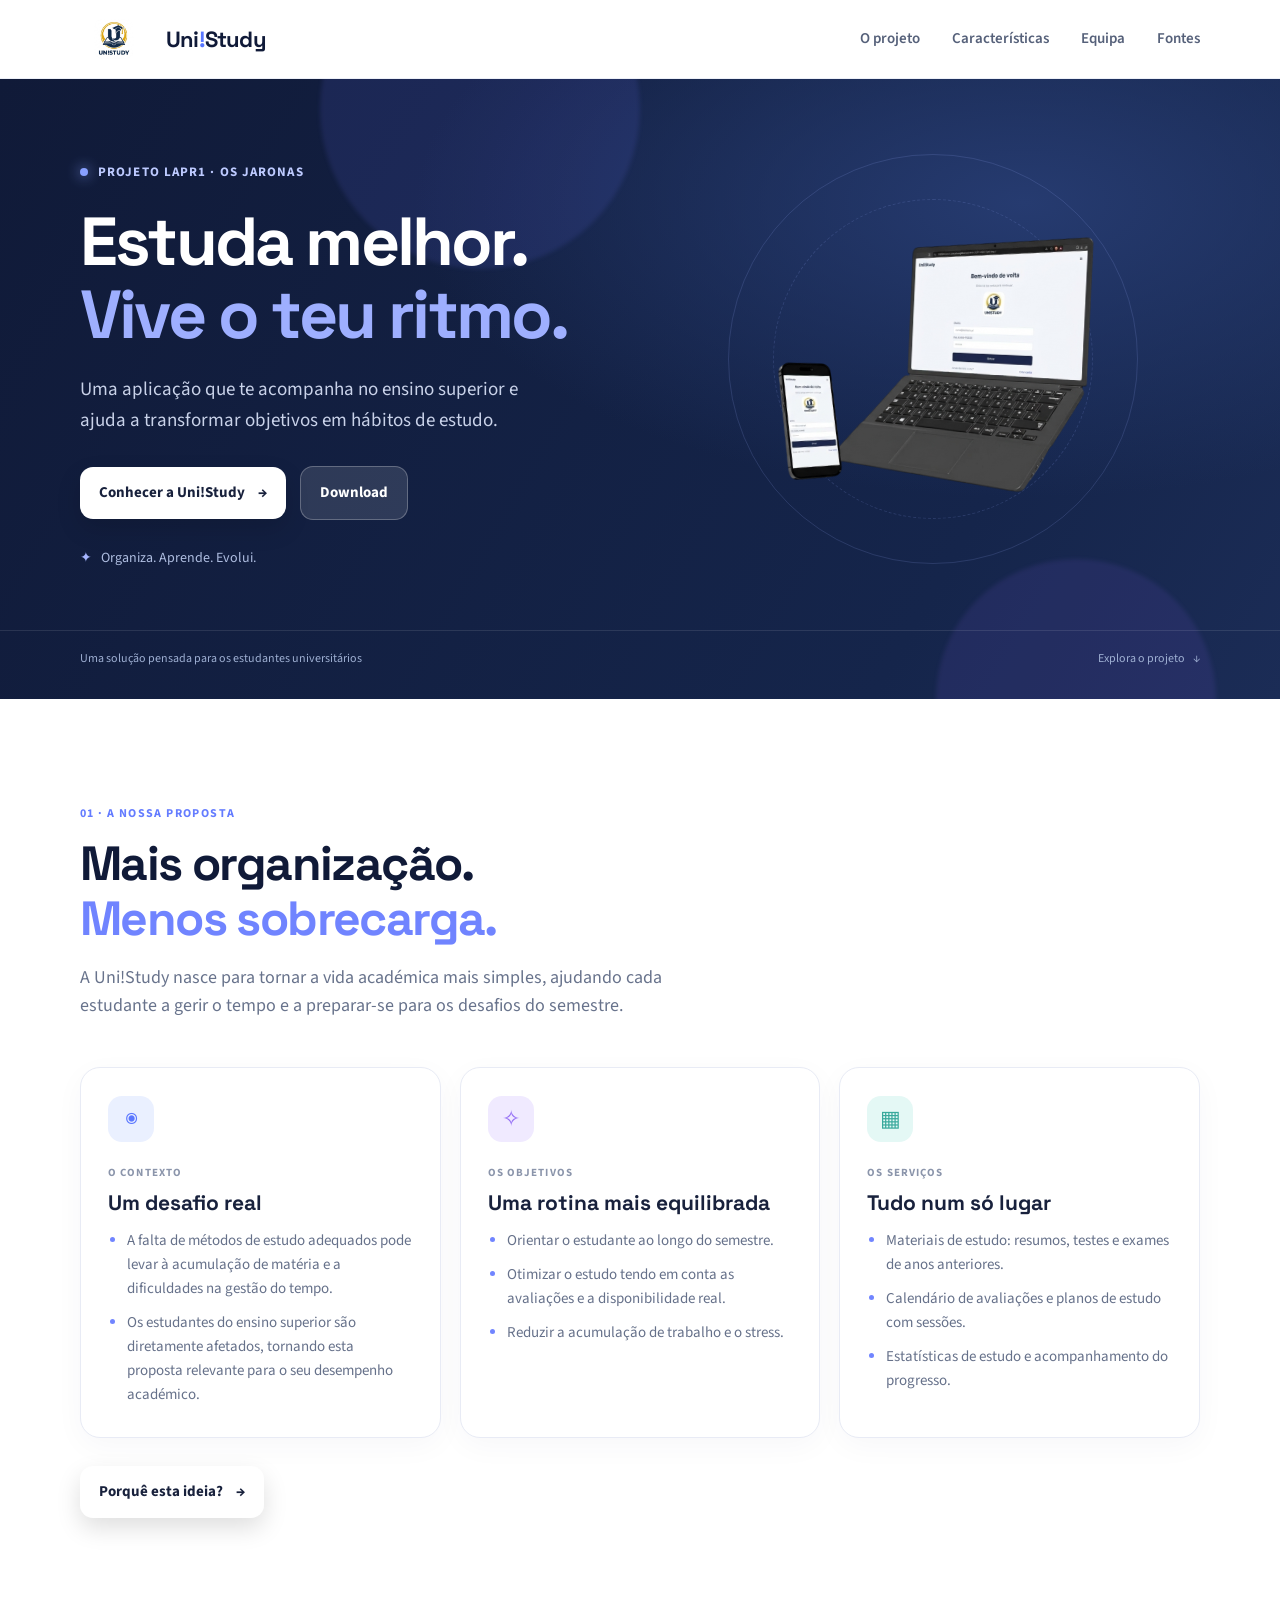
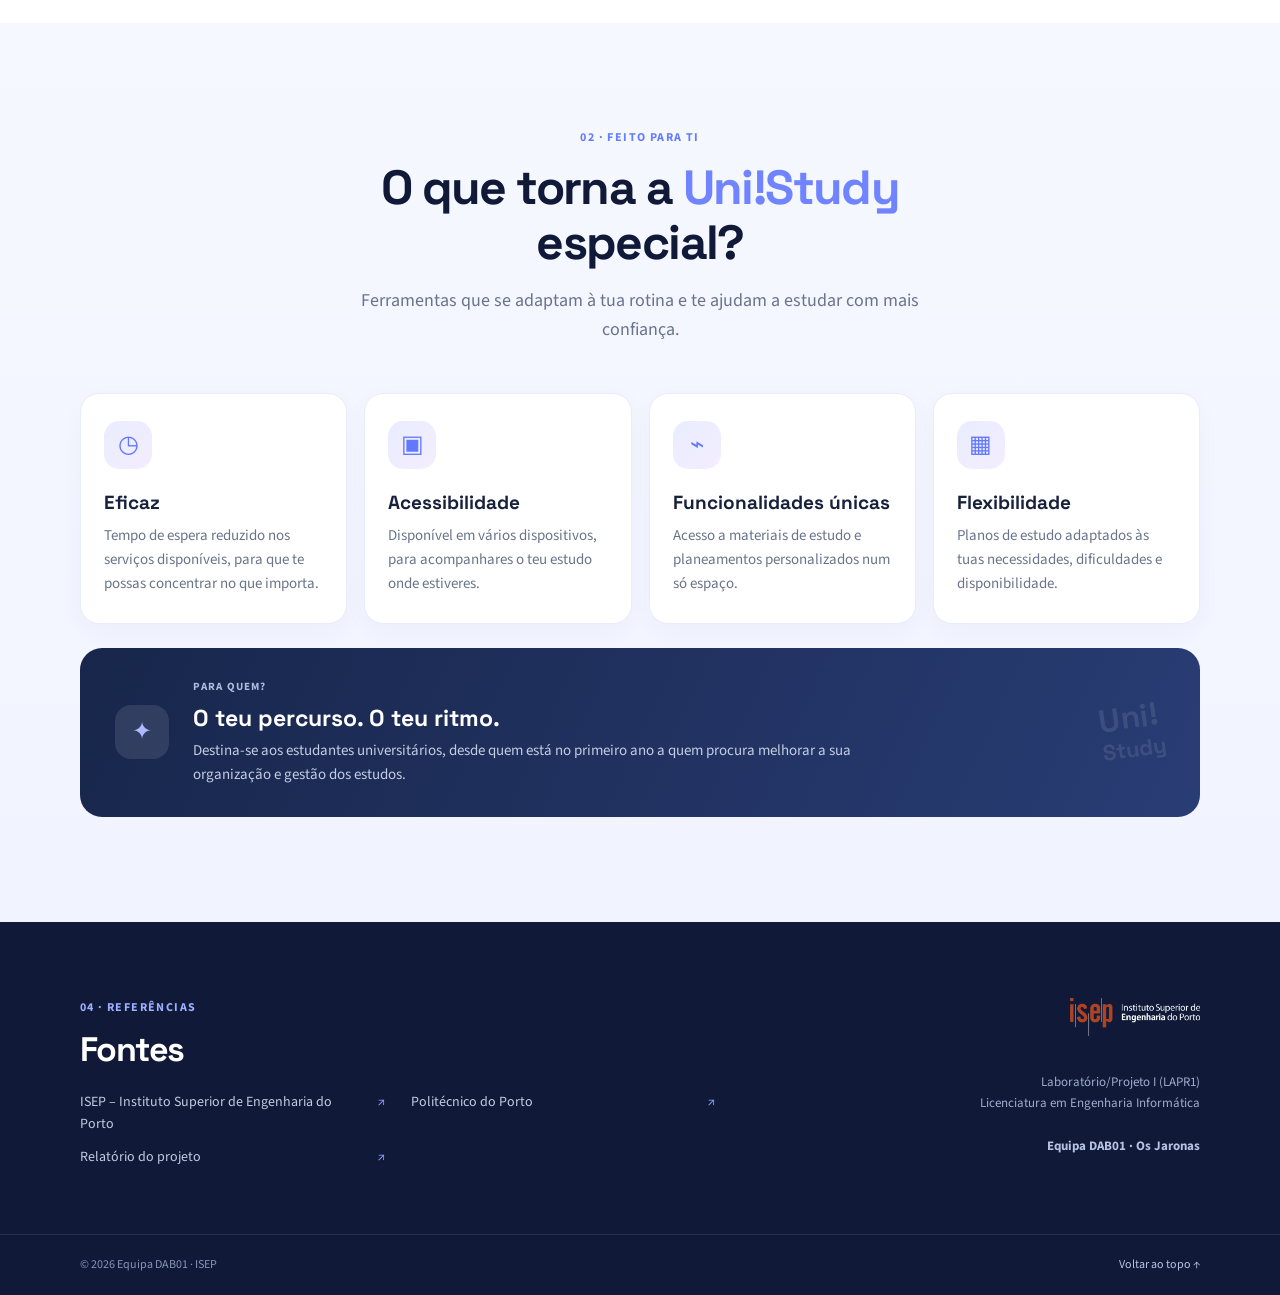
<file: index.html>
<!DOCTYPE html>
<html lang="pt">
<head>
  <meta charset="UTF-8">
  <meta name="viewport" content="width=device-width, initial-scale=1.0">
  <title>Uni!Study | LAPR1 – Os Jaronas DAB01</title>
  <meta name="description" content="Uni!Study — uma aplicação que te acompanha no ensino superior. Projeto LAPR1 da equipa DAB01 – ISEP.">
  <link rel="preconnect" href="https://fonts.googleapis.com">
  <link rel="preconnect" href="https://fonts.gstatic.com" crossorigin>
  <link href="https://fonts.googleapis.com/css2?family=Space+Grotesk:wght@500;600;700&family=Source+Sans+3:wght@400;600;700&display=swap" rel="stylesheet">
  <link rel="stylesheet" href="css/style.css">
</head>
<body>
  <header class="site-header">
    <div class="container header-inner">
      <a class="brand" href="#inicio" aria-label="Uni!Study — início">
        <img src="images/App-logo.png" alt="Logótipo Uni!Study" class="brand-logo">
        <span class="brand-name">Uni<span>!</span>Study</span>
      </a>
      <nav aria-label="Menu principal">
        <ul class="nav-links">
          <li><a href="#objetivos">O projeto</a></li>
          <li><a href="#caracteristicas">Características</a></li>
          <li><a href="equipa.html">Equipa</a></li>
          <li><a href="#fontes">Fontes</a></li>
        </ul>
      </nav>
    </div>
  </header>

  <main id="inicio">
    <section class="hero">
      <div class="hero-glow glow-one"></div><div class="hero-glow glow-two"></div>
      <div class="container hero-grid">
        <div class="hero-copy">
          <p class="eyebrow"><span class="eyebrow-dot"></span> Projeto LAPR1 · Os Jaronas</p>
          <h1>Estuda melhor.<br><span>Vive o teu ritmo.</span></h1>
          <p class="hero-description">Uma aplicação que te acompanha no ensino superior e ajuda a transformar objetivos em hábitos de estudo.</p>
          <div class="hero-actions">
            <a class="button button-primary" href="aplicacao.html">Conhecer a Uni!Study <span aria-hidden="true">→</span></a>
            <a class="button" href="download.html" style="background: rgba(255,255,255,0.12); color: #fff; border: 1px solid rgba(255,255,255,0.25);">Download</a>
          </div>
          <div class="hero-note"><span class="note-icon">✦</span> Organiza. Aprende. Evolui.</div>
        </div>
        <div class="hero-art" aria-label="Ilustração da aplicação Uni!Study">
          <div class="art-orbit orbit-a"></div><div class="art-orbit orbit-b"></div>
          <div class="hero-photo-card">
            <img src="images/imagem1.jpeg" alt="Imagem de estudo Uni!Study" width="380" height="340">
          </div>
        </div>
      </div>
      <div class="hero-bottom"><div class="container hero-bottom-inner"><span>Uma solução pensada para os estudantes universitários</span><span class="scroll-hint">Explora o projeto <span aria-hidden="true">↓</span></span></div></div>
    </section>

    <section id="objetivos" class="section section-light">
      <div class="container">
        <div class="section-heading"><p class="section-kicker">01 · A nossa proposta</p><h2>Mais organização.<br><span>Menos sobrecarga.</span></h2><p class="section-lead">A Uni!Study nasce para tornar a vida académica mais simples, ajudando cada estudante a gerir o tempo e a preparar-se para os desafios do semestre.</p></div>
        <div class="info-grid">
          <article class="info-card context-card"><div class="card-icon icon-blue">◉</div><p class="card-label">O contexto</p><h3>Um desafio real</h3><ul><li>A falta de métodos de estudo adequados pode levar à acumulação de matéria e a dificuldades na gestão do tempo.</li><li>Os estudantes do ensino superior são diretamente afetados, tornando esta proposta relevante para o seu desempenho académico.</li></ul></article>
          <article class="info-card goals-card"><div class="card-icon icon-violet">✧</div><p class="card-label">Os objetivos</p><h3>Uma rotina mais equilibrada</h3><ul><li>Orientar o estudante ao longo do semestre.</li><li>Otimizar o estudo tendo em conta as avaliações e a disponibilidade real.</li><li>Reduzir a acumulação de trabalho e o stress.</li></ul></article>
          <article class="info-card services-card"><div class="card-icon icon-teal">▦</div><p class="card-label">Os serviços</p><h3>Tudo num só lugar</h3><ul><li>Materiais de estudo: resumos, testes e exames de anos anteriores.</li><li>Calendário de avaliações e planos de estudo com sessões.</li><li>Estatísticas de estudo e acompanhamento do progresso.</li></ul></article>
        </div>
        <div style="margin-top: 28px;">
          <a class="button button-primary" href="porque.html">Porquê esta ideia? <span aria-hidden="true">→</span></a>
        </div>
      </div>
    </section>

    <section id="caracteristicas" class="section features-section">
      <div class="container">
        <div class="section-heading heading-center"><p class="section-kicker">02 · Feito para ti</p><h2>O que torna a <span>Uni!Study</span> especial?</h2><p class="section-lead">Ferramentas que se adaptam à tua rotina e te ajudam a estudar com mais confiança.</p></div>
        <div class="features-grid">
          <article class="feature-card"><div class="feature-icon">◷</div><h3>Eficaz</h3><p>Tempo de espera reduzido nos serviços disponíveis, para que te possas concentrar no que importa.</p></article>
          <article class="feature-card"><div class="feature-icon">▣</div><h3>Acessibilidade</h3><p>Disponível em vários dispositivos, para acompanhares o teu estudo onde estiveres.</p></article>
          <article class="feature-card"><div class="feature-icon">⌁</div><h3>Funcionalidades únicas</h3><p>Acesso a materiais de estudo e planeamentos personalizados num só espaço.</p></article>
          <article class="feature-card"><div class="feature-icon">▦</div><h3>Flexibilidade</h3><p>Planos de estudo adaptados às tuas necessidades, dificuldades e disponibilidade.</p></article>
        </div>
        <div class="audience-banner"><div class="audience-symbol">✦</div><div><p class="card-label">Para quem?</p><h3>O teu percurso. O teu ritmo.</h3><p>Destina-se aos estudantes universitários, desde quem está no primeiro ano a quem procura melhorar a sua organização e gestão dos estudos.</p></div><div class="audience-decoration">Uni!<br><span>Study</span></div></div>
      </div>
    </section>
  </main>

  <footer class="footer">
    <div class="container footer-main footer-main-updated">
      <section id="fontes" class="sources-section">
        <p class="section-kicker">04 · Referências</p>
        <h2>Fontes</h2>
        <ul class="source-list">
          <li><a href="https://www.isep.ipp.pt" target="_blank" rel="noopener noreferrer">ISEP – Instituto Superior de Engenharia do Porto <span>↗</span></a></li>
          <li><a href="https://www.ipp.pt" target="_blank" rel="noopener noreferrer">Politécnico do Porto <span>↗</span></a></li>
          <li><a href="Documents/Relatorio_Sprint1.pdf" target="_blank" rel="noopener">Relatório do projeto <span>↗</span></a></li>
        </ul>
      </section>
      <div class="footer-brand"><img src="images/Isep-logo.png" alt="Logótipo ISEP" class="footer-logo"><p>Laboratório/Projeto I (LAPR1)<br>Licenciatura em Engenharia Informática</p><p class="footer-team-label">Equipa DAB01 · Os Jaronas</p></div>
    </div>
    <div class="footer-bottom"><div class="container footer-bottom-inner"><span>© 2026 Equipa DAB01 · ISEP</span><a href="#inicio">Voltar ao topo ↑</a></div></div>
  </footer>
</body>
</html>
</file>
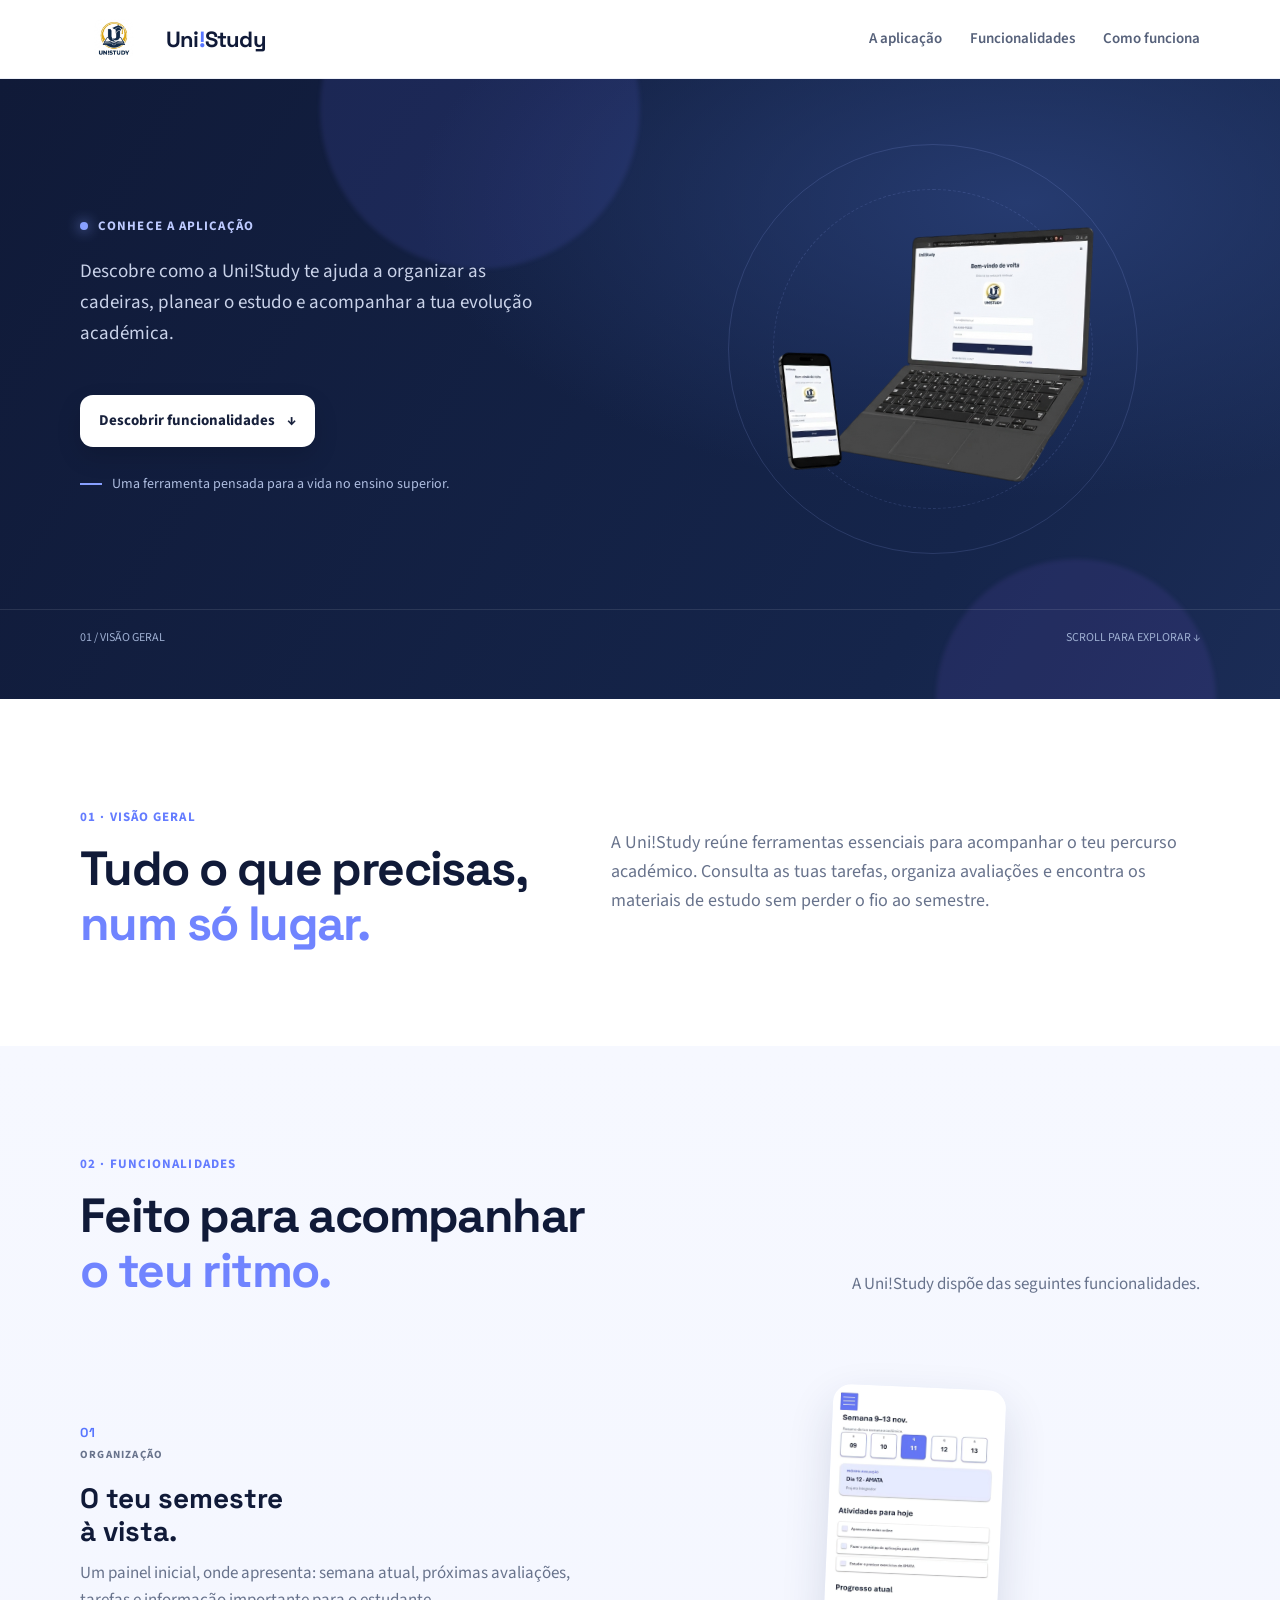
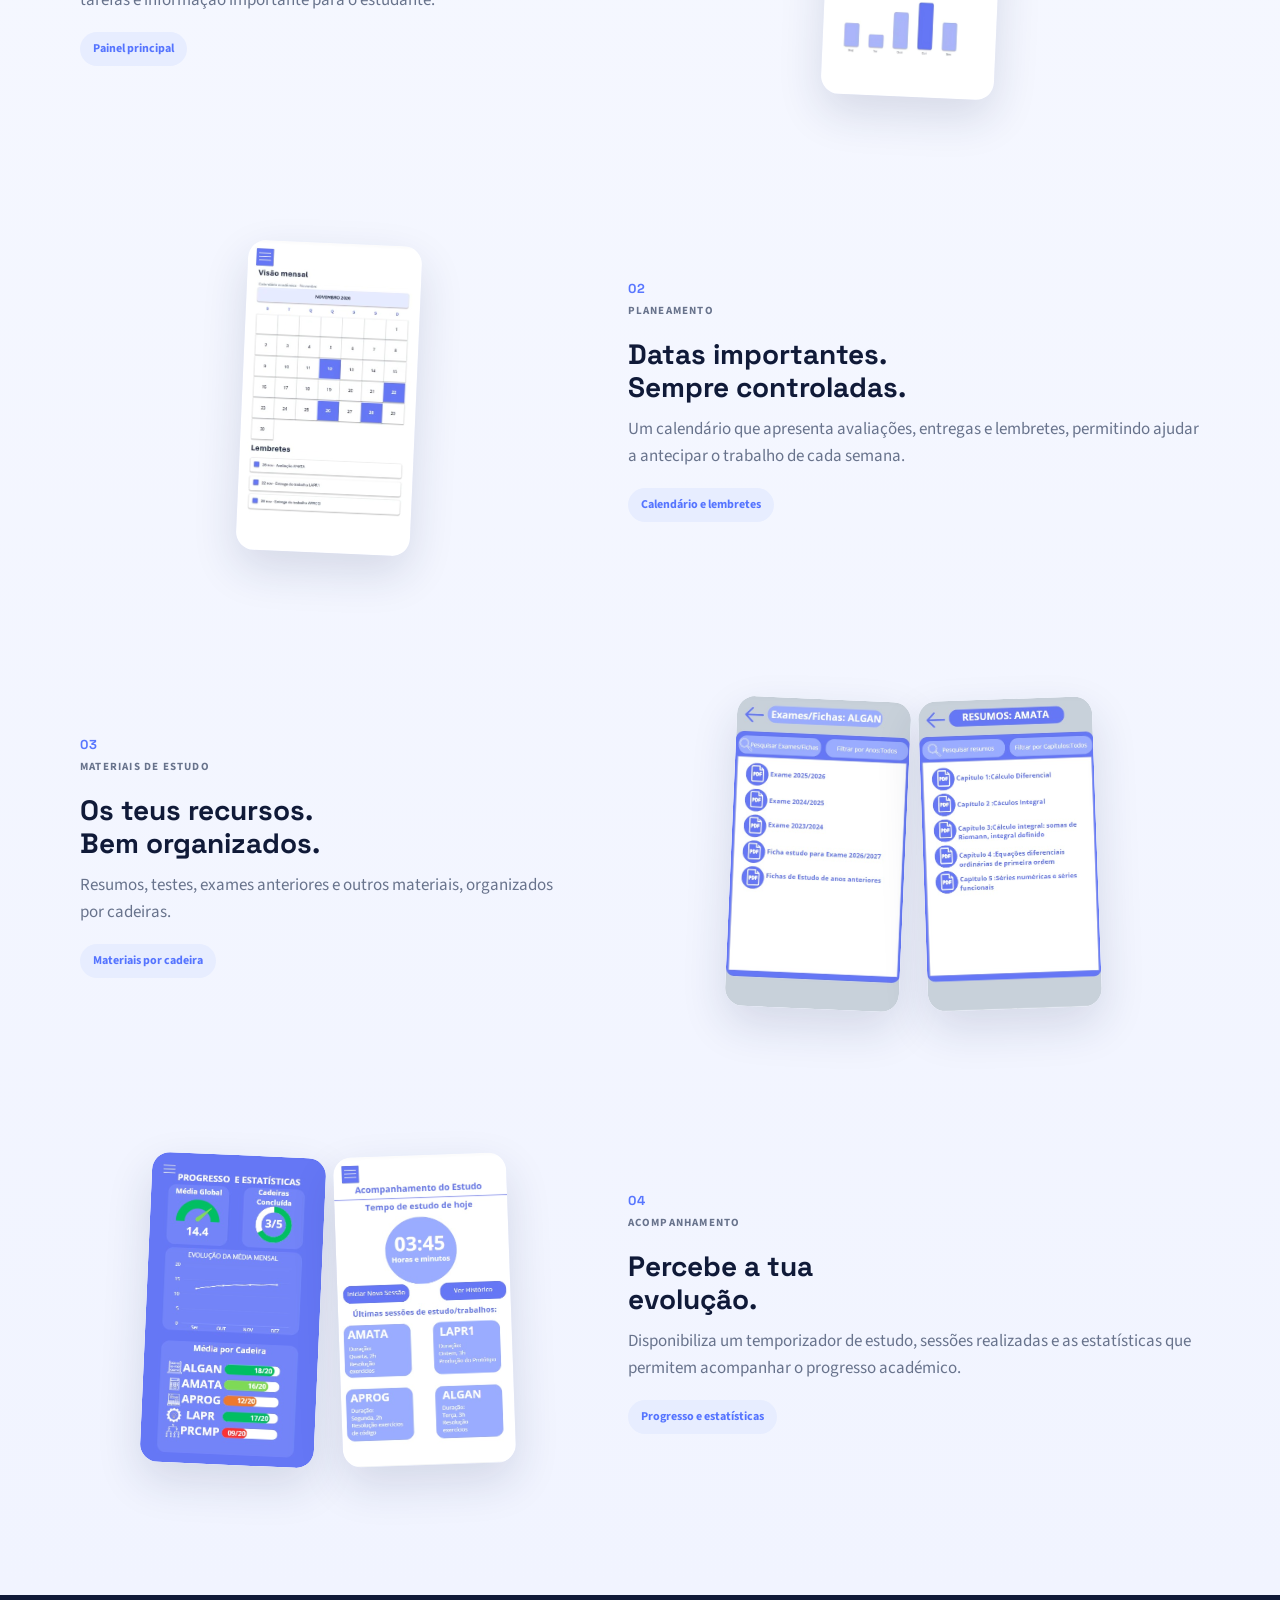
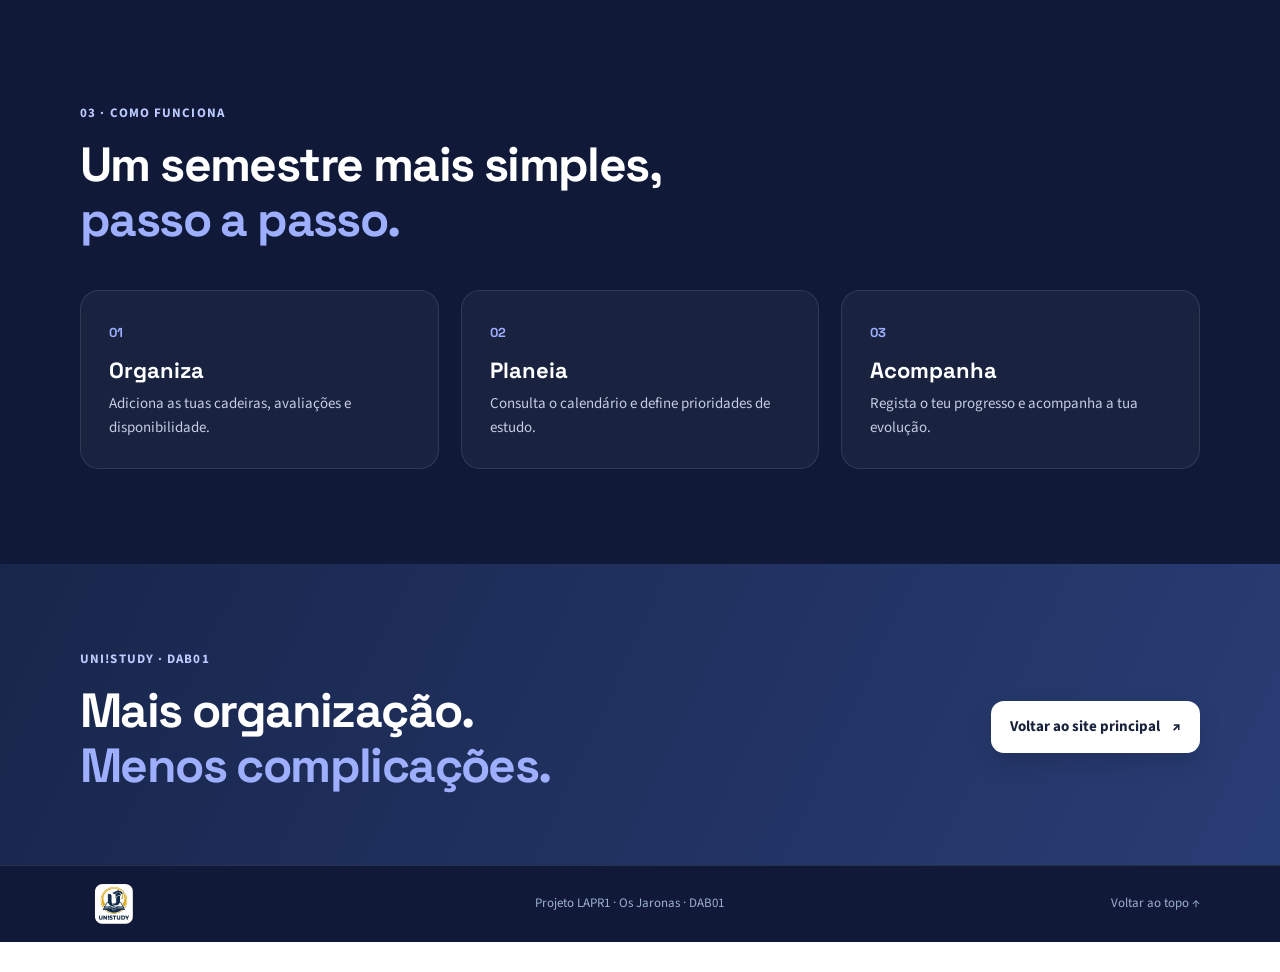
<file: aplicacao.html>
<!DOCTYPE html>
<html lang="pt">
<head>
  <meta charset="UTF-8">
  <meta name="viewport" content="width=device-width, initial-scale=1.0">
  <meta name="description" content="Conhece as funcionalidades da aplicação Uni!Study.">
  <title>Conhece a Uni!Study | Os Jaronas</title>
  <link rel="preconnect" href="https://fonts.googleapis.com">
  <link rel="preconnect" href="https://fonts.gstatic.com" crossorigin>
  <link href="https://fonts.googleapis.com/css2?family=Space+Grotesk:wght@500;600;700&family=Source+Sans+3:wght@400;600;700&display=swap" rel="stylesheet">
  <link rel="stylesheet" href="css/aplicacao.css">
</head>
<body>
  <header class="site-header">
    <div class="container header-inner">
      <a class="brand" href="index.html" aria-label="Uni!Study - página inicial" style="display:flex;align-items:center;gap:18px;text-decoration:none;color:#101a38;font:700 22px 'Space Grotesk',sans-serif;letter-spacing:-.8px;">
        <img src="images/App-logo.png" alt="Logótipo Uni!Study" class="brand-logo" style="width:68px;height:68px;max-width:none;max-height:none;object-fit:contain;transform:scale(2);transform-origin:center;display:block;">
        <span>Uni<span style="color:#5876ff;">!</span>Study</span>
      </a>
      <nav aria-label="Navegação principal">
        <a href="#visao-geral">A aplicação</a>
        <a href="#funcionalidades">Funcionalidades</a>
        <a href="#como-funciona">Como funciona</a>
      </nav>
    </div>
  </header>

  <main>
    <section class="hero">
      <div class="hero-glow glow-one"></div><div class="hero-glow glow-two"></div>
      <div class="container hero-grid">
        <div class="hero-copy">
          <p class="eyebrow"><span></span> CONHECE A APLICAÇÃO</p>
          <p class="hero-description">Descobre como a Uni!Study te ajuda a organizar as cadeiras, planear o estudo e acompanhar a tua evolução académica.</p>
          <a class="button button-light" href="#visao-geral">Descobrir funcionalidades <span>↓</span></a>
          <div class="hero-note"><span class="note-line"></span> Uma ferramenta pensada para a vida no ensino superior.</div>
        </div>
        <div class="hero-visual">
          <div class="app-print-card hero-print">
            <img src="images/imagem1.jpeg" alt="Captura de ecrã da aplicação Uni!Study" width="380" height="340">
          </div>
          <div class="hero-orbit orbit-a"></div><div class="hero-orbit orbit-b"></div>
        </div>
      </div>
      <div class="hero-bottom"><div class="container"><span>01 / VISÃO GERAL</span><span>SCROLL PARA EXPLORAR ↓</span></div></div>
    </section>

    <section class="intro-section section" id="visao-geral">
      <div class="container intro-grid">
        <div>
          <p class="eyebrow eyebrow-dark">01 · VISÃO GERAL</p>
          <h2>Tudo o que precisas,<br><em>num só lugar.</em></h2>
        </div>
        <div class="intro-text">
          <p>A Uni!Study reúne ferramentas essenciais para acompanhar o teu percurso académico. Consulta as tuas tarefas, organiza avaliações e encontra os materiais de estudo sem perder o fio ao semestre.</p>
        </div>
      </div>
    </section>

    <section class="feature-section section" id="funcionalidades">
      <div class="container">
        <div class="section-heading">
          <div><p class="eyebrow eyebrow-dark">02 · FUNCIONALIDADES</p><h2>Feito para acompanhar<br><em>o teu ritmo.</em></h2></div>
          <p>A Uni!Study dispõe das seguintes funcionalidades.</p>
        </div>

        <article class="feature-row">
          <div class="feature-copy">
            <span class="feature-number">01</span><p class="feature-label">ORGANIZAÇÃO</p>
            <h3>O teu semestre<br>à vista.</h3>
            <p>Um painel inicial, onde apresenta: semana atual, próximas avaliações, tarefas e informação importante para o estudante.</p>
            <span class="feature-chip">Painel principal</span>
          </div>
          <div class="feature-image">
            <div class="app-print-card">
              <img src="images/image2.jpg" alt="Ecrã do painel principal" width="380" height="340">
            </div>
          </div>
        </article>

        <article class="feature-row reverse">
          <div class="feature-copy">
            <span class="feature-number">02</span><p class="feature-label">PLANEAMENTO</p>
            <h3>Datas importantes.<br>Sempre controladas.</h3>
            <p>Um calendário que apresenta avaliações, entregas e lembretes, permitindo ajudar a antecipar o trabalho de cada semana.</p>
            <span class="feature-chip">Calendário e lembretes</span>
          </div>
          <div class="feature-image">
            <div class="app-print-card">
              <img src="images/image3.jpeg" alt="Ecrã do calendário da aplicação" width="380" height="340">
            </div>
          </div>
        </article>

        <article class="feature-row">
          <div class="feature-copy">
            <span class="feature-number">03</span><p class="feature-label">MATERIAIS DE ESTUDO</p>
            <h3>Os teus recursos.<br>Bem organizados.</h3>
            <p>Resumos, testes, exames anteriores e outros materiais, organizados por cadeiras.</p>
            <span class="feature-chip">Materiais por cadeira</span>
          </div>
          <div class="feature-image">
            <div class="app-print-card">
              <img src="images/image4.jpeg" alt="Ecrã dos materiais de estudo" width="380" height="340">
            </div>
            <div class="app-print-card">
              <img src="images/image5.jpeg" alt="Segundo ecrã dos materiais de estudo" width="380" height="340">
            </div>
          </div>
        </article>

        <article class="feature-row reverse">
          <div class="feature-copy">
            <span class="feature-number">04</span><p class="feature-label">ACOMPANHAMENTO</p>
            <h3>Percebe a tua<br>evolução.</h3>
            <p>Disponibiliza um temporizador de estudo, sessões realizadas e as estatísticas que permitem acompanhar o progresso académico.</p>
            <span class="feature-chip">Progresso e estatísticas</span>
          </div>
          <div class="feature-image">
            <div class="app-print-card">
              <img src="images/image6.jpeg" alt="Ecrã de acompanhamento do progresso" width="380" height="340">
            </div>
            <div class="app-print-card">
              <img src="images/image7.jpeg" alt="Segundo ecrã de acompanhamento do progresso" width="380" height="340">
            </div>
          </div>
        </article>
      </div>
    </section>

    <section class="how-section section" id="como-funciona">
      <div class="container">
        <p class="eyebrow">03 · COMO FUNCIONA</p>
        <div class="how-heading"><h2>Um semestre mais simples,<br><em>passo a passo.</em></h2></div>
        <div class="steps">
          <article><span>01</span><h3>Organiza</h3><p>Adiciona as tuas cadeiras, avaliações e disponibilidade.</p></article>
          <article><span>02</span><h3>Planeia</h3><p>Consulta o calendário e define prioridades de estudo.</p></article>
          <article><span>03</span><h3>Acompanha</h3><p>Regista o teu progresso e acompanha a tua evolução.</p></article>
        </div>
      </div>
    </section>

    <section class="closing-section">
      <div class="container closing-inner">
        <div><p class="eyebrow">UNi!STUDY · DAB01</p><h2>Mais organização.<br><em>Menos complicações.</em></h2></div>
        <a class="button button-light" href="index.html">Voltar ao site principal <span>↗</span></a>
      </div>
    </section>
  </main>

  <footer class="footer">
    <div class="container footer-inner">
      <a class="brand footer-brand" href="index.html" style="display:flex;align-items:center;gap:18px;text-decoration:none;color:#101a38;font:700 22px 'Space Grotesk',sans-serif;letter-spacing:-.8px;">
        <img src="images/App-logo.png" alt="Logótipo Uni!Study" class="brand-logo" style="width:68px;height:68px;max-width:none;max-height:none;object-fit:contain;transform:scale(2);transform-origin:center;display:block;">
      </a>
      <span>Projeto LAPR1 · Os Jaronas · DAB01</span>
      <a href="#top" onclick="window.scrollTo({top:0,behavior:'smooth'});return false;">Voltar ao topo ↑</a>
    </div>
  </footer>
</body>
</html>
</file>
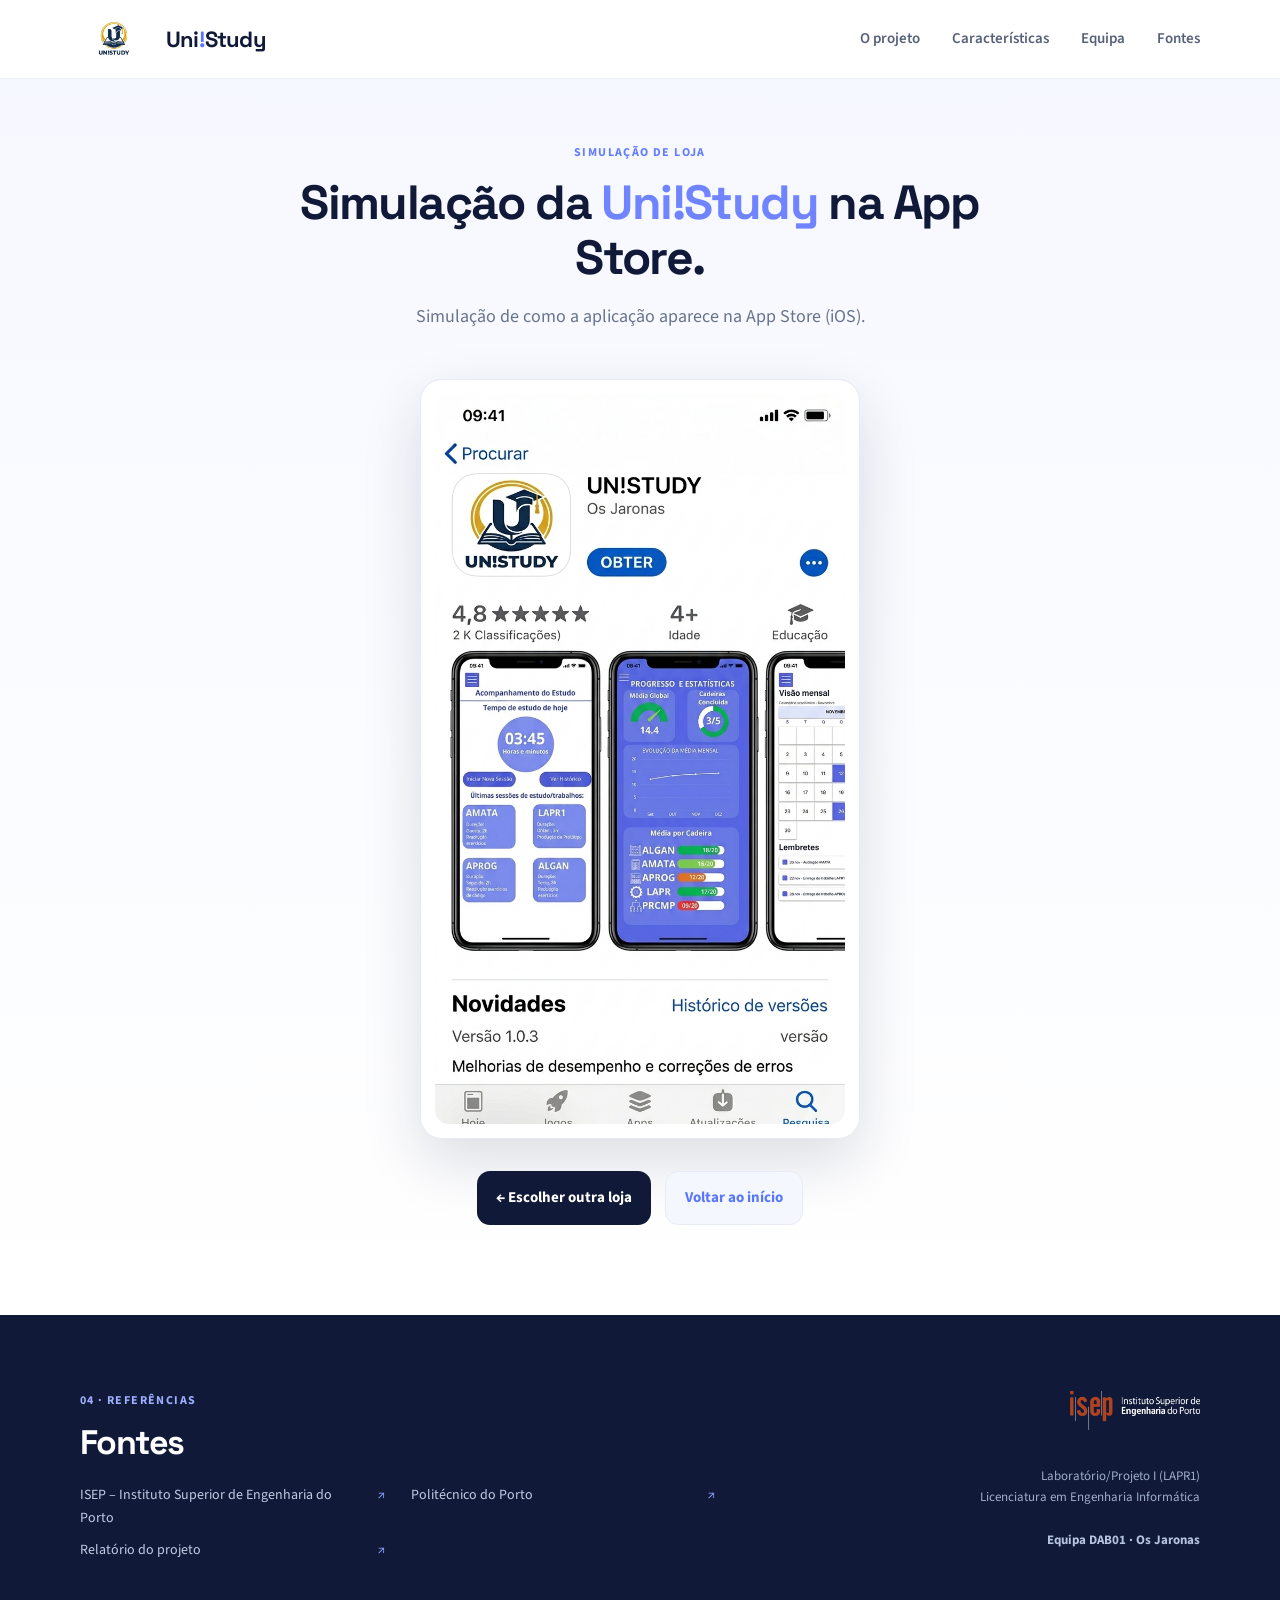
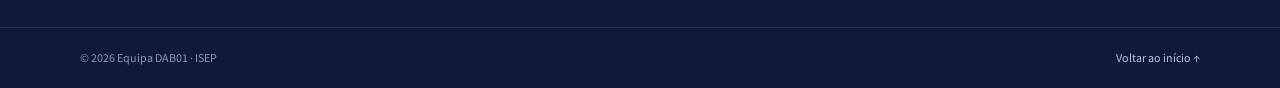
<file: appstore.html>
<!DOCTYPE html>
<html lang="pt">
<head>
  <meta charset="UTF-8">
  <meta name="viewport" content="width=device-width, initial-scale=1.0">
  <title>Simulação App Store | Uni!Study</title>
  <meta name="description" content="Simulação de como a aplicação Uni!Study aparece na App Store.">
  <link rel="preconnect" href="https://fonts.googleapis.com">
  <link rel="preconnect" href="https://fonts.gstatic.com" crossorigin>
  <link href="https://fonts.googleapis.com/css2?family=Space+Grotesk:wght@500;600;700&family=Source+Sans+3:wght@400;600;700&display=swap" rel="stylesheet">
  <link rel="stylesheet" href="css/style.css">
  <style>
    .store-sim-page {
      padding: 64px 0 90px;
      background: linear-gradient(180deg, #f6f8ff 0%, #ffffff 100%);
    }

    .sim-showcase {
      max-width: 440px;
      margin: 36px auto 32px;
      background: #ffffff;
      padding: 14px;
      border-radius: 22px;
      border: 1px solid #e8ebf5;
      box-shadow: 0 24px 60px rgba(16, 26, 56, 0.14);
    }

    .sim-showcase img {
      width: 100%;
      height: auto;
      border-radius: 14px;
      display: block;
    }

    .store-footer-actions {
      display: flex;
      justify-content: center;
      gap: 14px;
      flex-wrap: wrap;
    }
  </style>
</head>
<body>
  <header class="site-header">
    <div class="container header-inner">
      <a class="brand" href="index.html" aria-label="Uni!Study — início">
        <img src="images/App-logo.png" alt="Logótipo Uni!Study" class="brand-logo">
        <span class="brand-name">Uni<span>!</span>Study</span>
      </a>
      <nav aria-label="Menu principal">
        <ul class="nav-links">
          <li><a href="index.html#objetivos">O projeto</a></li>
          <li><a href="index.html#caracteristicas">Características</a></li>
          <li><a href="equipa.html">Equipa</a></li>
          <li><a href="index.html#fontes">Fontes</a></li>
        </ul>
      </nav>
    </div>
  </header>

  <main class="store-sim-page">
    <div class="container">
      <div class="section-heading heading-center">
        <p class="section-kicker">Simulação de loja</p>
        <h2>Simulação da <span>Uni!Study</span> na App Store.</h2>
        <p class="section-lead">Simulação de como a aplicação aparece na App Store (iOS).</p>
      </div>

      <div class="sim-showcase">
        <img src="images/appstore.jpg" alt="Simulação da Uni!Study na App Store">
      </div>

      <div class="store-footer-actions">
        <a class="button" href="download.html" style="background:#101a38;color:#fff;">← Escolher outra loja</a>
        <a class="button" href="index.html" style="background:#f5f7ff;color:#5876ff;border:1px solid #e8ebf5;">Voltar ao início</a>
      </div>
    </div>
  </main>

  <footer class="footer">
    <div class="container footer-main footer-main-updated">
      <section class="sources-section">
        <p class="section-kicker">04 · Referências</p>
        <h2>Fontes</h2>
        <ul class="source-list">
          <li><a href="https://www.isep.ipp.pt" target="_blank" rel="noopener noreferrer">ISEP – Instituto Superior de Engenharia do Porto <span>↗</span></a></li>
          <li><a href="https://www.ipp.pt" target="_blank" rel="noopener noreferrer">Politécnico do Porto <span>↗</span></a></li>
          <li><a href="Documents/Relatorio_Sprint1.pdf" target="_blank" rel="noopener">Relatório do projeto <span>↗</span></a></li>
        </ul>
      </section>
      <div class="footer-brand"><img src="images/Isep-logo.png" alt="Logótipo ISEP" class="footer-logo"><p>Laboratório/Projeto I (LAPR1)<br>Licenciatura em Engenharia Informática</p><p class="footer-team-label">Equipa DAB01 · Os Jaronas</p></div>
    </div>
    <div class="footer-bottom"><div class="container footer-bottom-inner"><span>© 2026 Equipa DAB01 · ISEP</span><a href="index.html">Voltar ao início ↑</a></div></div>
  </footer>
</body>
</html>
</file>
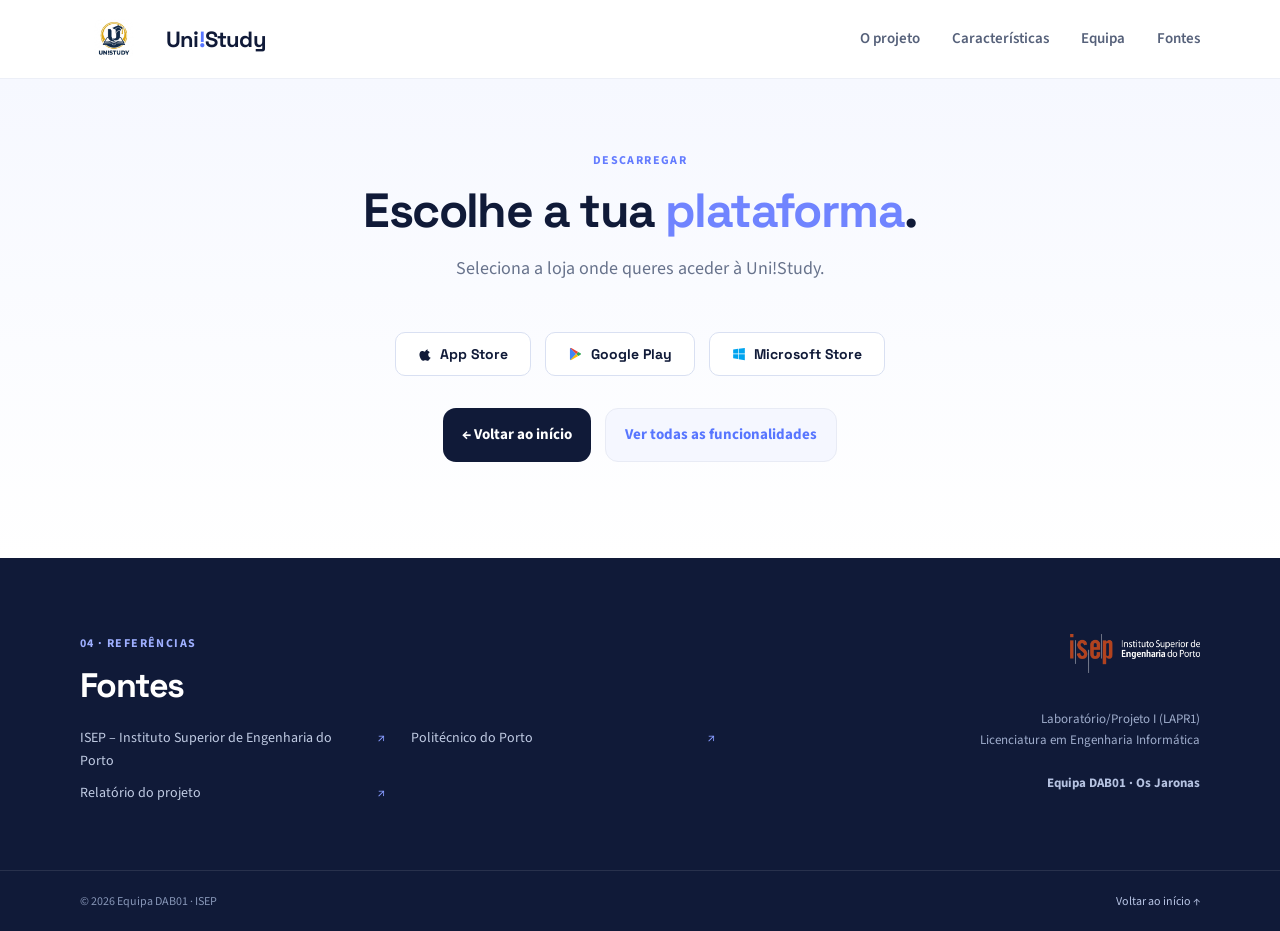
<file: download.html>
<!DOCTYPE html>
<html lang="pt">
<head>
  <meta charset="UTF-8">
  <meta name="viewport" content="width=device-width, initial-scale=1.0">
  <title>Descarregar Uni!Study | Escolher plataforma</title>
  <meta name="description" content="Escolhe onde queres descarregar a aplicação Uni!Study: App Store, Google Play ou Microsoft Store.">
  <link rel="preconnect" href="https://fonts.googleapis.com">
  <link rel="preconnect" href="https://fonts.gstatic.com" crossorigin>
  <link href="https://fonts.googleapis.com/css2?family=Space+Grotesk:wght@500;600;700&family=Source+Sans+3:wght@400;600;700&display=swap" rel="stylesheet">
  <link rel="stylesheet" href="css/style.css">
  <style>
    .download-page {
      padding: 72px 0 96px;
      background: linear-gradient(180deg, #f6f8ff 0%, #ffffff 100%);
    }

    .platform-buttons {
      display: flex;
      justify-content: center;
      gap: 14px;
      flex-wrap: wrap;
      margin: 36px 0 32px;
    }

    .plat-btn {
      display: inline-flex;
      align-items: center;
      gap: 8px;
      padding: 12px 22px;
      border-radius: 10px;
      font: 700 14px var(--font-heading);
      text-decoration: none;
      border: 1px solid #d9e0f2;
      background: #ffffff;
      color: #101a38;
      cursor: pointer;
      transition: transform .15s ease, box-shadow .15s ease;
    }

    .plat-btn:hover {
      transform: translateY(-1px);
      box-shadow: 0 8px 20px rgba(16, 26, 56, 0.08);
    }

    .store-footer-actions {
      display: flex;
      justify-content: center;
      gap: 14px;
      flex-wrap: wrap;
    }
  </style>
</head>
<body>
  <header class="site-header">
    <div class="container header-inner">
      <a class="brand" href="index.html" aria-label="Uni!Study — início">
        <img src="images/App-logo.png" alt="Logótipo Uni!Study" class="brand-logo">
        <span class="brand-name">Uni<span>!</span>Study</span>
      </a>
      <nav aria-label="Menu principal">
        <ul class="nav-links">
          <li><a href="index.html#objetivos">O projeto</a></li>
          <li><a href="index.html#caracteristicas">Características</a></li>
          <li><a href="equipa.html">Equipa</a></li>
          <li><a href="index.html#fontes">Fontes</a></li>
        </ul>
      </nav>
    </div>
  </header>

  <main class="download-page">
    <div class="container">
      <div class="section-heading heading-center">
        <p class="section-kicker">Descarregar</p>
        <h2>Escolhe a tua <span>plataforma</span>.</h2>
        <p class="section-lead">Seleciona a loja onde queres aceder à Uni!Study.</p>
      </div>

      <div class="platform-buttons">
        <a class="plat-btn" href="appstore.html">
          <svg width="14" height="16" viewBox="0 0 170 170" fill="currentColor" aria-hidden="true">
            <path d="M150.37 130.25c-2.45 5.66-5.35 10.87-8.71 15.66-4.58 6.53-8.33 11.05-11.22 13.56-4.48 4.12-9.28 6.23-14.42 6.35-3.69 0-8.14-1.05-13.32-3.18-5.19-2.12-9.97-3.17-14.34-3.17-4.58 0-9.49 1.05-14.75 3.17-5.26 2.13-9.5 3.24-12.74 3.35-4.35.13-9.13-1.9-14.34-6.08-3.69-3.03-7.61-7.72-11.77-14.06-5.02-7.66-9.15-16.54-12.38-26.64-3.23-10.1-4.85-19.62-4.85-28.56 0-12.38 3.04-22.58 9.12-30.6 6.08-8.02 13.92-12.14 23.52-12.36 4.69 0 10.22 1.44 16.59 4.31 6.37 2.87 10.48 4.33 12.32 4.38 1.56 0 6.08-1.71 13.56-5.13 7.48-3.42 13.79-4.88 18.93-4.38 13.98 1.13 24.49 6.66 31.53 16.59-12.5 7.57-18.67 17.98-18.51 31.23.15 10.47 4 19.18 11.55 26.13 5.36 4.95 11.61 8.15 18.75 9.6-1.5 4.6-3.18 9.05-5.04 13.34zM119.22 31.7c0 8.2-3.04 15.85-9.12 22.95-7.34 8.56-16.22 13.5-25.85 12.72-.16-.99-.24-2.04-.24-3.15 0-7.87 3.43-16.28 10.29-23.22 3.28-3.36 7.45-6.15 12.51-8.37 5.06-2.22 9.84-3.45 14.34-3.69.05 1.25.07 2.5.07 3.73z"/>
          </svg>
          App Store
        </a>

        <a class="plat-btn" href="googleplay.html">
          <svg width="15" height="16" viewBox="0 0 24 24" aria-hidden="true">
            <path fill="#4285F4" d="M3.6 2.2c-.3.3-.5.8-.5 1.4v16.8c0 .6.2 1.1.5 1.4l.1.1L13.1 12v-.2L3.7 2.1l-.1.1z"/>
            <path fill="#34A853" d="M16.2 15.1L13.1 12v-.2l3.1-3.1.1.1 3.7 2.1c1.1.6 1.1 1.6 0 2.2l-3.7 2-.1.1z"/>
            <path fill="#FBBC05" d="M16.3 15L13.1 11.9 3.6 21.4c.4.4 1 .4 1.7 0l11-6.4"/>
            <path fill="#EA4335" d="M16.3 8.8l-11-6.3c-.7-.4-1.3-.4-1.7 0l9.5 9.5 3.2-3.2z"/>
          </svg>
          Google Play
        </a>

        <a class="plat-btn" href="windows.html">
          <svg width="14" height="14" viewBox="0 0 24 24" aria-hidden="true">
            <path fill="#00A4EF" d="M2 4.2l8.5-1.1v8.2H2V4.2zm9.6-1.3L22 1.5v9.8h-10.4V2.9zM2 12.4h8.5v8.2L2 19.4v-7zm9.6 0H22v10.1l-10.4-1.5v-8.6z"/>
          </svg>
          Microsoft Store
        </a>
      </div>

      <div class="store-footer-actions">
        <a class="button" href="index.html" style="background:#101a38;color:#fff;">← Voltar ao início</a>
        <a class="button" href="aplicacao.html" style="background:#f5f7ff;color:#5876ff;border:1px solid #e8ebf5;">Ver todas as funcionalidades</a>
      </div>
    </div>
  </main>

  <footer class="footer">
    <div class="container footer-main footer-main-updated">
      <section class="sources-section">
        <p class="section-kicker">04 · Referências</p>
        <h2>Fontes</h2>
        <ul class="source-list">
          <li><a href="https://www.isep.ipp.pt" target="_blank" rel="noopener noreferrer">ISEP – Instituto Superior de Engenharia do Porto <span>↗</span></a></li>
          <li><a href="https://www.ipp.pt" target="_blank" rel="noopener noreferrer">Politécnico do Porto <span>↗</span></a></li>
          <li><a href="Documents/Relatorio_Sprint1.pdf" target="_blank" rel="noopener">Relatório do projeto <span>↗</span></a></li>
        </ul>
      </section>
      <div class="footer-brand"><img src="images/Isep-logo.png" alt="Logótipo ISEP" class="footer-logo"><p>Laboratório/Projeto I (LAPR1)<br>Licenciatura em Engenharia Informática</p><p class="footer-team-label">Equipa DAB01 · Os Jaronas</p></div>
    </div>
    <div class="footer-bottom"><div class="container footer-bottom-inner"><span>© 2026 Equipa DAB01 · ISEP</span><a href="index.html">Voltar ao início ↑</a></div></div>
  </footer>
</body>
</html>
</file>
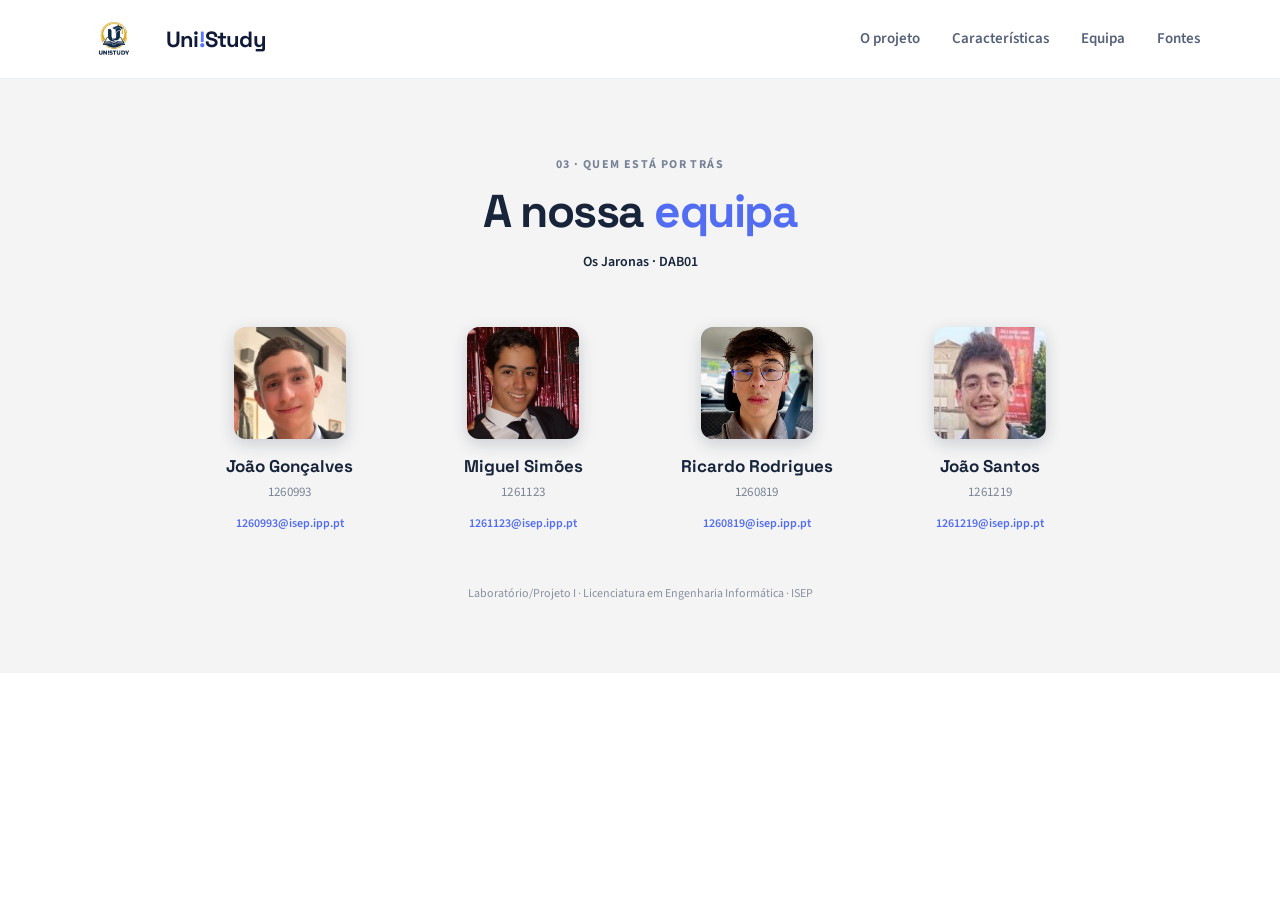
<file: equipa.html>
<!DOCTYPE html>
<html lang="pt">
<head>
  <meta charset="UTF-8">
  <meta name="viewport" content="width=device-width, initial-scale=1.0">
  <title>Equipa | Uni!Study – LAPR1 DAB01</title>
  <meta name="description" content="Conhece a equipa DAB01 – Os Jaronas, responsável pelo projeto Uni!Study (LAPR1 – ISEP).">
  <link rel="preconnect" href="https://fonts.googleapis.com">
  <link rel="preconnect" href="https://fonts.gstatic.com" crossorigin>
  <link href="https://fonts.googleapis.com/css2?family=Space+Grotesk:wght@500;600;700&family=Source+Sans+3:wght@400;600;700&display=swap" rel="stylesheet">
  <link rel="stylesheet" href="css/style.css">
</head>
<body>
  <header class="site-header">
    <div class="container header-inner">
      <a class="brand" href="index.html" aria-label="Uni!Study — início">
        <img src="images/App-logo.png" alt="Logótipo Uni!Study" class="brand-logo">
        <span class="brand-name">Uni<span>!</span>Study</span>
      </a>
      <nav aria-label="Menu principal">
        <ul class="nav-links">
          <li><a href="index.html#objetivos">O projeto</a></li>
          <li><a href="index.html#caracteristicas">Características</a></li>
          <li><a href="#equipa">Equipa</a></li>
          <li><a href="index.html#fontes">Fontes</a></li>
        </ul>
      </nav>
    </div>
  </header>

  <main id="inicio">
    <section id="equipa" class="team-showcase">
      <div class="container team-container">
        <div class="team-heading team-heading-simple">
          <div>
            <p class="section-kicker">03 · Quem está por trás</p>
            <h2>A nossa <span>equipa</span></h2>
            <p class="team-name">Os Jaronas · DAB01</p>
          </div>
        </div>
        <div class="team-cards team-cards-simple">
          <article class="member-card-simple">
            <div class="member-photo-placeholder">
              <img src="images/joaogoncalves.jpg" alt="Fotografia de João Gonçalves" width="112" height="112" class="photo-joao">
            </div>
            <h3>João Gonçalves</h3>
            <p>1260993</p>
            <a class="member-email" href="mailto:1260993@isep.ipp.pt" data-email="1260993@isep.ipp.pt">1260993@isep.ipp.pt</a>
          </article>
          <article class="member-card-simple">
            <div class="member-photo-placeholder">
              <img src="images/miguelsimoes.jpg" alt="Fotografia de Miguel Simões" width="112" height="112">
            </div>
            <h3>Miguel Simões</h3>
            <p>1261123</p>
            <a class="member-email" href="mailto:1261123@isep.ipp.pt" data-email="1261123@isep.ipp.pt">1261123@isep.ipp.pt</a>
          </article>
          <article class="member-card-simple">
            <div class="member-photo-placeholder">
              <img src="images/ricardorodrigues.jpg" alt="Fotografia de Ricardo Rodrigues" width="112" height="112">
            </div>
            <h3>Ricardo Rodrigues</h3>
            <p>1260819</p>
            <a class="member-email" href="mailto:1260819@isep.ipp.pt" data-email="1260819@isep.ipp.pt">1260819@isep.ipp.pt</a>
          </article>
          <article class="member-card-simple">
            <div class="member-photo-placeholder">
              <img src="images/joaosantos.jpg" alt="Fotografia de João Santos" width="112" height="112">
            </div>
            <h3>João Santos</h3>
            <p>1261219</p>
            <a class="member-email" href="mailto:1261219@isep.ipp.pt" data-email="1261219@isep.ipp.pt">1261219@isep.ipp.pt</a>
          </article>
        </div>
        <p class="team-caption">Laboratório/Projeto I · Licenciatura em Engenharia Informática · ISEP</p>
      </div>
    </section>
  </main>

  <script>
    document.querySelectorAll('.member-email').forEach((link) => {
      link.addEventListener('click', () => {
        const email = link.dataset.email;
        if (navigator.clipboard && email) {
          navigator.clipboard.writeText(email).catch(() => {});
        }
        const original = link.textContent;
        link.textContent = 'Copiado para a área de transferência!';
        clearTimeout(link._timer);
        link._timer = setTimeout(() => {
          link.textContent = original;
        }, 2000);
      });
    });
  </script>
</body>
</html>
</file>
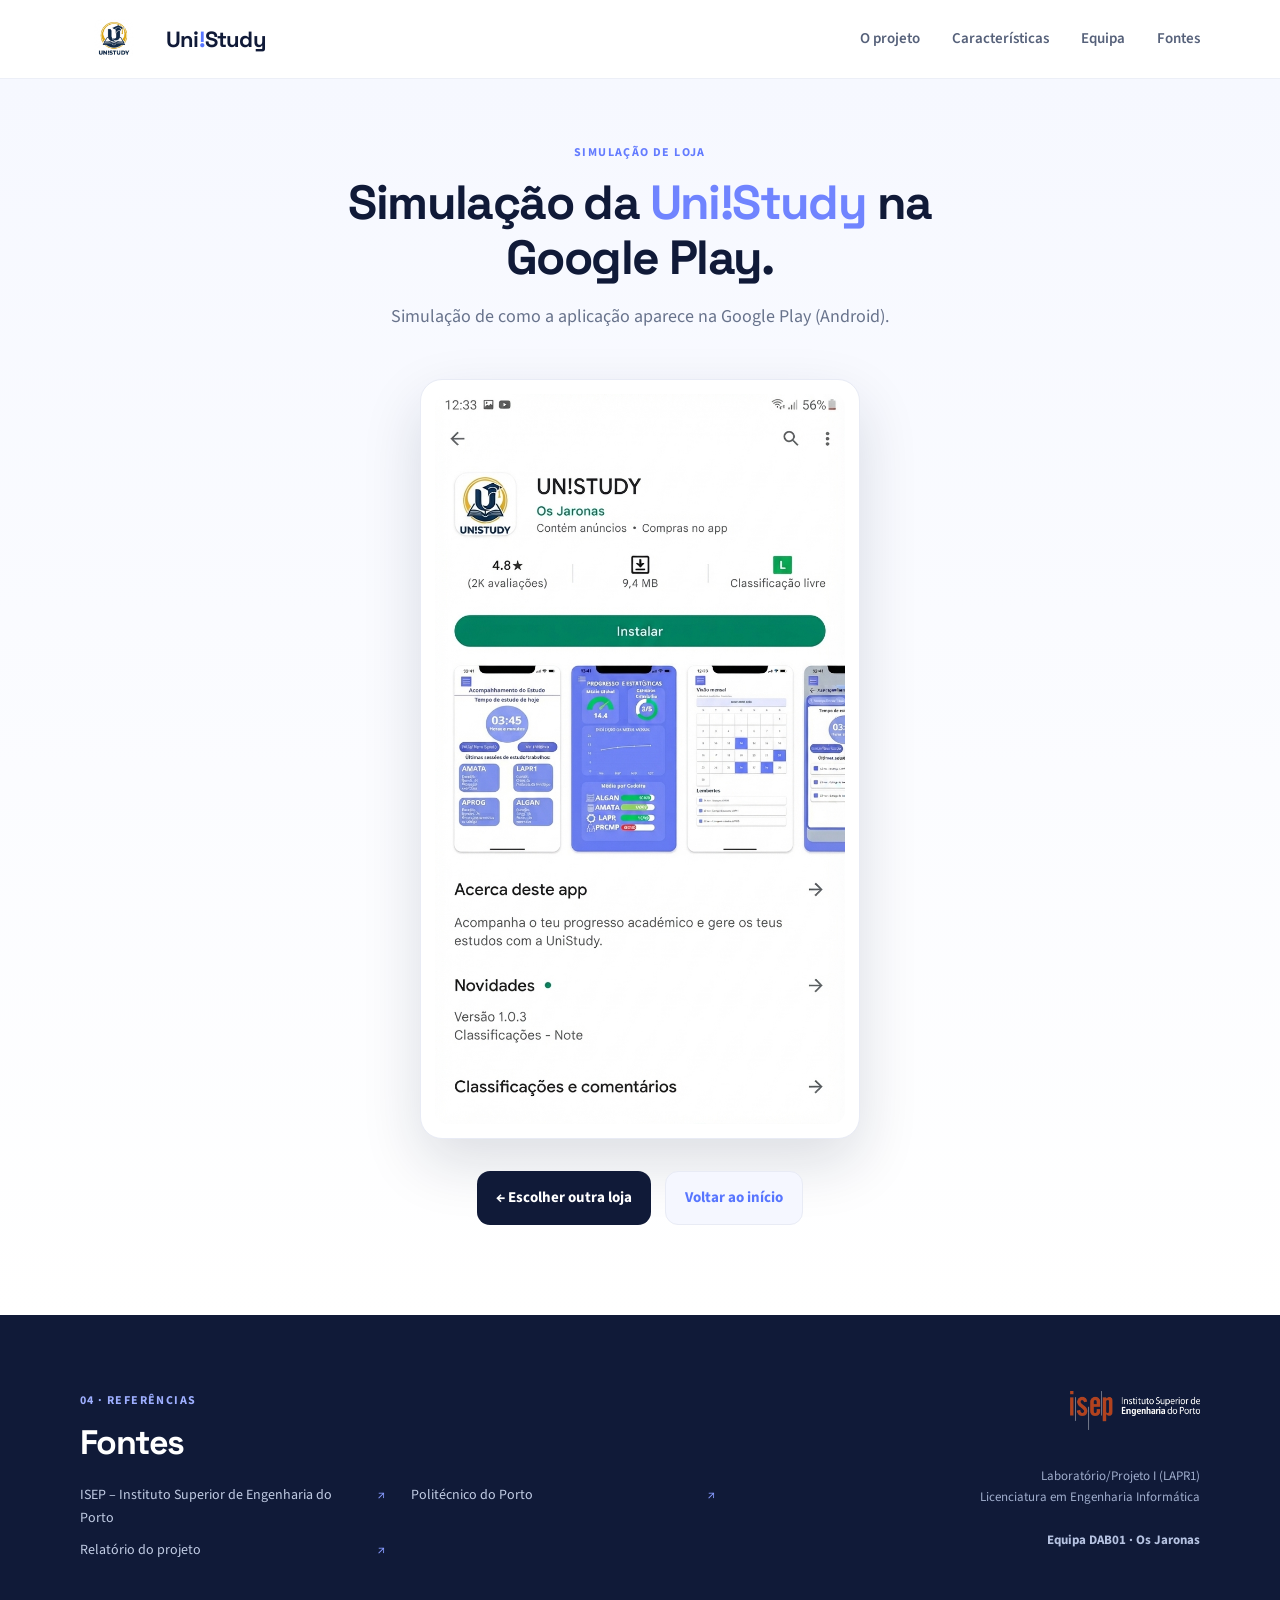
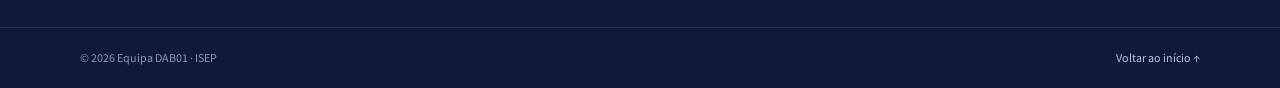
<file: googleplay.html>
<!DOCTYPE html>
<html lang="pt">
<head>
  <meta charset="UTF-8">
  <meta name="viewport" content="width=device-width, initial-scale=1.0">
  <title>Simulação Google Play | Uni!Study</title>
  <meta name="description" content="Simulação de como a aplicação Uni!Study aparece na Google Play.">
  <link rel="preconnect" href="https://fonts.googleapis.com">
  <link rel="preconnect" href="https://fonts.gstatic.com" crossorigin>
  <link href="https://fonts.googleapis.com/css2?family=Space+Grotesk:wght@500;600;700&family=Source+Sans+3:wght@400;600;700&display=swap" rel="stylesheet">
  <link rel="stylesheet" href="css/style.css">
  <style>
    .store-sim-page {
      padding: 64px 0 90px;
      background: linear-gradient(180deg, #f6f8ff 0%, #ffffff 100%);
    }

    .sim-showcase {
      max-width: 440px;
      margin: 36px auto 32px;
      background: #ffffff;
      padding: 14px;
      border-radius: 22px;
      border: 1px solid #e8ebf5;
      box-shadow: 0 24px 60px rgba(16, 26, 56, 0.14);
    }

    .sim-showcase img {
      width: 100%;
      height: auto;
      border-radius: 14px;
      display: block;
    }

    .store-footer-actions {
      display: flex;
      justify-content: center;
      gap: 14px;
      flex-wrap: wrap;
    }
  </style>
</head>
<body>
  <header class="site-header">
    <div class="container header-inner">
      <a class="brand" href="index.html" aria-label="Uni!Study — início">
        <img src="images/App-logo.png" alt="Logótipo Uni!Study" class="brand-logo">
        <span class="brand-name">Uni<span>!</span>Study</span>
      </a>
      <nav aria-label="Menu principal">
        <ul class="nav-links">
          <li><a href="index.html#objetivos">O projeto</a></li>
          <li><a href="index.html#caracteristicas">Características</a></li>
          <li><a href="equipa.html">Equipa</a></li>
          <li><a href="index.html#fontes">Fontes</a></li>
        </ul>
      </nav>
    </div>
  </header>

  <main class="store-sim-page">
    <div class="container">
      <div class="section-heading heading-center">
        <p class="section-kicker">Simulação de loja</p>
        <h2>Simulação da <span>Uni!Study</span> na Google Play.</h2>
        <p class="section-lead">Simulação de como a aplicação aparece na Google Play (Android).</p>
      </div>

      <div class="sim-showcase">
        <img src="images/googleplay.jpg" alt="Simulação da Uni!Study na Google Play">
      </div>

      <div class="store-footer-actions">
        <a class="button" href="download.html" style="background:#101a38;color:#fff;">← Escolher outra loja</a>
        <a class="button" href="index.html" style="background:#f5f7ff;color:#5876ff;border:1px solid #e8ebf5;">Voltar ao início</a>
      </div>
    </div>
  </main>

  <footer class="footer">
    <div class="container footer-main footer-main-updated">
      <section class="sources-section">
        <p class="section-kicker">04 · Referências</p>
        <h2>Fontes</h2>
        <ul class="source-list">
          <li><a href="https://www.isep.ipp.pt" target="_blank" rel="noopener noreferrer">ISEP – Instituto Superior de Engenharia do Porto <span>↗</span></a></li>
          <li><a href="https://www.ipp.pt" target="_blank" rel="noopener noreferrer">Politécnico do Porto <span>↗</span></a></li>
          <li><a href="Documents/Relatorio_Sprint1.pdf" target="_blank" rel="noopener">Relatório do projeto <span>↗</span></a></li>
        </ul>
      </section>
      <div class="footer-brand"><img src="images/Isep-logo.png" alt="Logótipo ISEP" class="footer-logo"><p>Laboratório/Projeto I (LAPR1)<br>Licenciatura em Engenharia Informática</p><p class="footer-team-label">Equipa DAB01 · Os Jaronas</p></div>
    </div>
    <div class="footer-bottom"><div class="container footer-bottom-inner"><span>© 2026 Equipa DAB01 · ISEP</span><a href="index.html">Voltar ao início ↑</a></div></div>
  </footer>
</body>
</html>
</file>
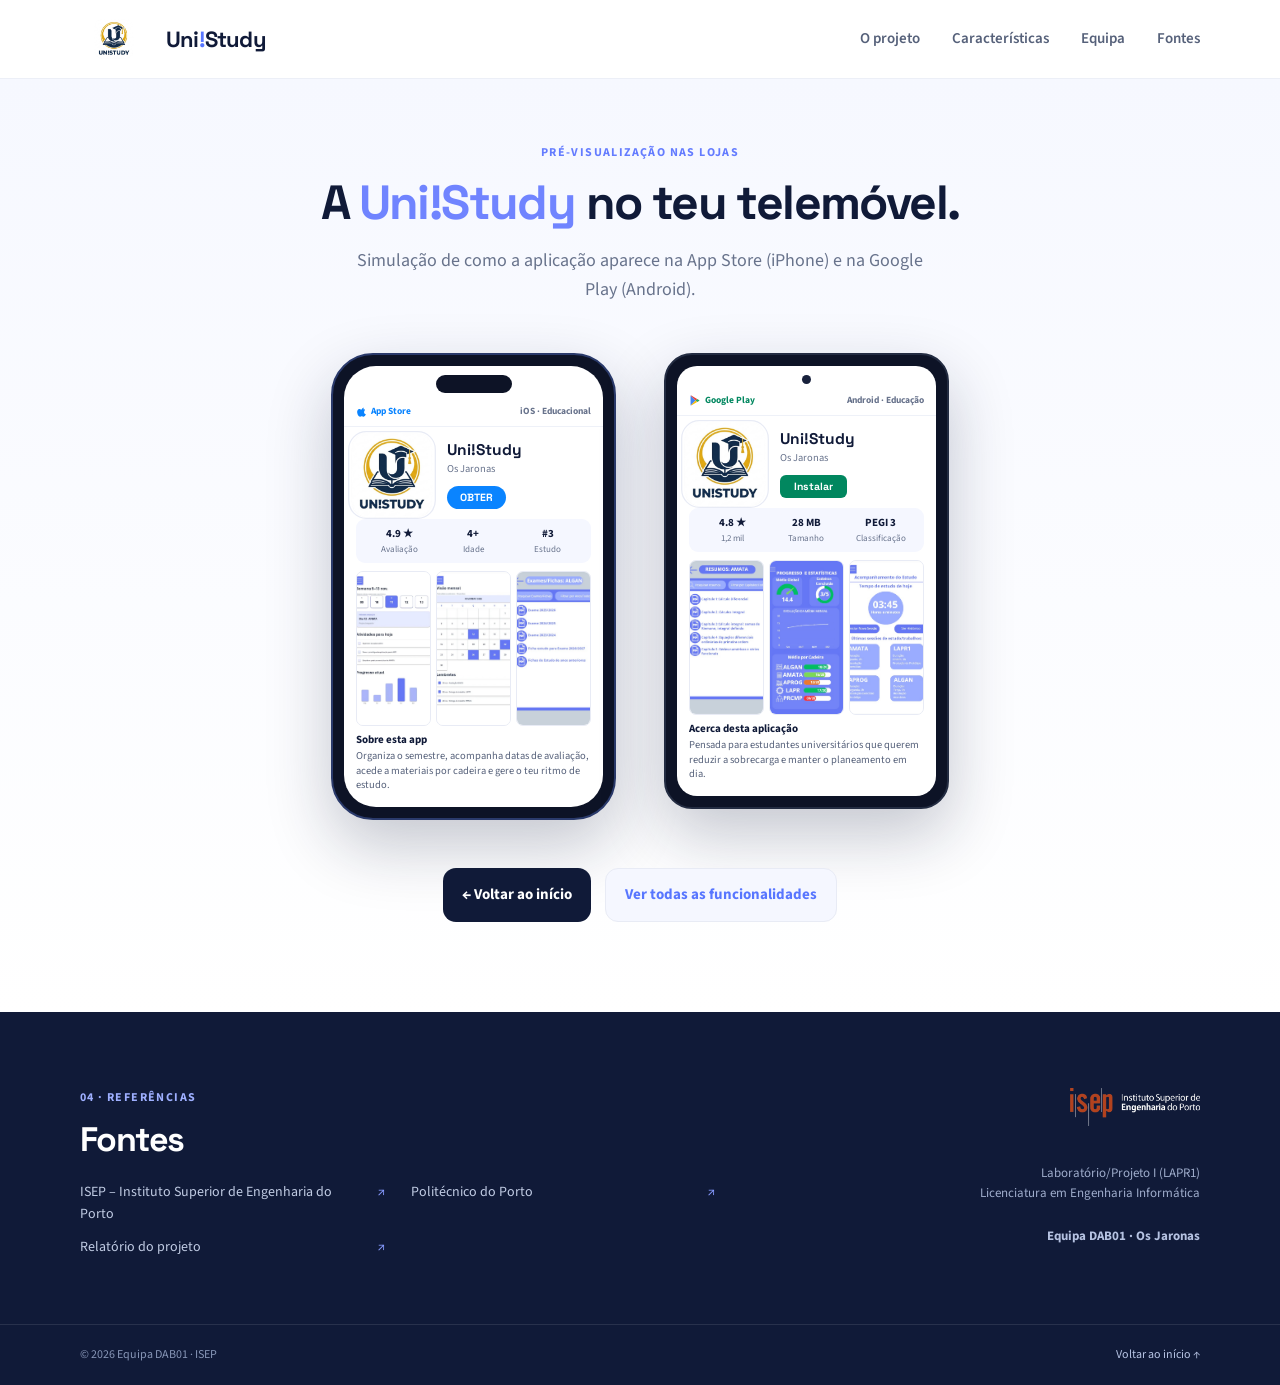
<file: loja.html>
<!DOCTYPE html>
<html lang="pt">
<head>
  <meta charset="UTF-8">
  <meta name="viewport" content="width=device-width, initial-scale=1.0">
  <title>Descarregar Uni!Study | App Store &amp; Google Play</title>
  <meta name="description" content="Simulação da página de instalação da aplicação Uni!Study na App Store e na Google Play.">
  <link rel="preconnect" href="https://fonts.googleapis.com">
  <link rel="preconnect" href="https://fonts.gstatic.com" crossorigin>
  <link href="https://fonts.googleapis.com/css2?family=Space+Grotesk:wght@500;600;700&family=Source+Sans+3:wght@400;600;700&display=swap" rel="stylesheet">
  <link rel="stylesheet" href="css/style.css">
  <style>
    .store-page {
      padding: 64px 0 90px;
      background: linear-gradient(180deg, #f6f8ff 0%, #ffffff 100%);
    }

    .phones-grid {
      display: flex;
      justify-content: center;
      flex-wrap: wrap;
      gap: 48px;
      max-width: 760px;
      margin: 0 auto 48px;
      align-items: flex-start;
    }

    .phone-frame {
      background: #0d1326;
      padding: 11px;
      box-shadow: 0 26px 65px rgba(16, 26, 56, 0.24);
      border: 2px solid #2a3a6b;
      width: 285px;
      flex-shrink: 0;
    }

    .phone-frame.iphone {
      border-radius: 42px;
    }

    .phone-frame.android {
      border-radius: 28px;
      border-color: #232c42;
    }

    .phone-screen {
      background: #ffffff;
      overflow: hidden;
      color: #18213c;
      display: flex;
      flex-direction: column;
    }

    .phone-frame.iphone .phone-screen {
      border-radius: 32px;
    }

    .phone-frame.android .phone-screen {
      border-radius: 20px;
    }

    .iphone-island {
      width: 76px;
      height: 18px;
      background: #0d1326;
      border-radius: 999px;
      margin: 9px auto 6px;
    }

    .android-top {
      display: flex;
      align-items: center;
      justify-content: center;
      padding: 9px 14px 4px;
    }

    .android-camera {
      width: 9px;
      height: 9px;
      border-radius: 50%;
      background: #18213c;
    }

    .store-bar {
      display: flex;
      justify-content: space-between;
      align-items: center;
      padding: 5px 12px 7px;
      font-size: 9.5px;
      font-weight: 700;
      color: #68738c;
      border-bottom: 1px solid #eef1f8;
    }

    .store-brand-tag {
      display: inline-flex;
      align-items: center;
      gap: 4px;
      font-weight: 700;
    }

    .store-bar .ios-badge { color: #0a84ff; }
    .store-bar .gp-badge { color: #01875f; }

    .app-listing-top {
      display: flex;
      gap: 11px;
      align-items: center;
      padding: 12px 12px 8px;
    }

    .app-listing-icon {
      width: 72px;
      height: 72px;
      border-radius: 15px;
      object-fit: cover;
      transform: scale(1.22);
      background: #ffffff;
      flex-shrink: 0;
      border: 1px solid #e8ebf5;
    }

    .app-listing-info {
      min-width: 0;
      flex: 1;
      text-align: left;
      padding-left: 8px;
    }

    .app-listing-info h3 {
      margin: 0;
      font: 700 15.5px var(--font-heading);
      color: #101a38;
    }

    .app-listing-sub {
      margin: 1px 0 6px;
      font-size: 10.5px;
      color: #68738c;
    }

    .install-btn {
      border: 0;
      padding: 5px 13px;
      font: 700 10.5px var(--font-heading);
      cursor: pointer;
      transition: transform .15s ease;
    }

    .install-btn:hover { transform: scale(1.03); }
    .install-btn.ios { background: #0a84ff; color: #fff; border-radius: 999px; }
    .install-btn.gp { background: #01875f; color: #fff; border-radius: 6px; padding: 5px 14px; }

    .store-stats {
      display: grid;
      grid-template-columns: repeat(3, 1fr);
      text-align: center;
      padding: 6px 6px;
      margin: 0 12px 8px;
      background: #f5f7ff;
      border-radius: 9px;
      font-size: 9px;
    }

    .store-stats strong {
      display: block;
      font-size: 11px;
      color: #101a38;
    }

    .store-stats span { color: #68738c; }

    .shots-row {
      display: grid;
      grid-template-columns: repeat(3, 1fr);
      gap: 5px;
      padding: 0 12px 4px;
    }

    .shots-row img {
      width: 100%;
      height: 155px;
      object-fit: cover;
      border-radius: 7px;
      border: 1px solid #e8ebf5;
      display: block;
    }

    .store-about {
      padding: 2px 12px 14px;
      text-align: left;
      font-size: 10.5px;
      color: #56617a;
      line-height: 1.38;
    }

    .store-about strong {
      display: block;
      color: #101a38;
      margin-bottom: 2px;
      font-size: 11px;
    }

    .store-footer-actions {
      display: flex;
      justify-content: center;
      gap: 14px;
      flex-wrap: wrap;
    }
  </style>
</head>
<body>
  <header class="site-header">
    <div class="container header-inner">
      <a class="brand" href="index.html" aria-label="Uni!Study — início">
        <img src="images/App-logo.png" alt="Logótipo Uni!Study" class="brand-logo">
        <span class="brand-name">Uni<span>!</span>Study</span>
      </a>
      <nav aria-label="Menu principal">
        <ul class="nav-links">
          <li><a href="index.html#objetivos">O projeto</a></li>
          <li><a href="index.html#caracteristicas">Características</a></li>
          <li><a href="equipa.html">Equipa</a></li>
          <li><a href="index.html#fontes">Fontes</a></li>
        </ul>
      </nav>
    </div>
  </header>

  <main class="store-page">
    <div class="container">
      <div class="section-heading heading-center">
        <p class="section-kicker">Pré-visualização nas lojas</p>
        <h2>A <span>Uni!Study</span> no teu telemóvel.</h2>
        <p class="section-lead">Simulação de como a aplicação aparece na App Store (iPhone) e na Google Play (Android).</p>
      </div>

      <div class="phones-grid">
        <!-- iPhone / App Store -->
        <article class="phone-frame iphone" id="appstore">
          <div class="phone-screen">
            <div class="iphone-island"></div>
            <div class="store-bar">
              <span class="store-brand-tag ios-badge">
                <svg width="11" height="13" viewBox="0 0 170 170" fill="currentColor" aria-hidden="true">
                  <path d="M150.37 130.25c-2.45 5.66-5.35 10.87-8.71 15.66-4.58 6.53-8.33 11.05-11.22 13.56-4.48 4.12-9.28 6.23-14.42 6.35-3.69 0-8.14-1.05-13.32-3.18-5.19-2.12-9.97-3.17-14.34-3.17-4.58 0-9.49 1.05-14.75 3.17-5.26 2.13-9.5 3.24-12.74 3.35-4.35.13-9.13-1.9-14.34-6.08-3.69-3.03-7.61-7.72-11.77-14.06-5.02-7.66-9.15-16.54-12.38-26.64-3.23-10.1-4.85-19.62-4.85-28.56 0-12.38 3.04-22.58 9.12-30.6 6.08-8.02 13.92-12.14 23.52-12.36 4.69 0 10.22 1.44 16.59 4.31 6.37 2.87 10.48 4.33 12.32 4.38 1.56 0 6.08-1.71 13.56-5.13 7.48-3.42 13.79-4.88 18.93-4.38 13.98 1.13 24.49 6.66 31.53 16.59-12.5 7.57-18.67 17.98-18.51 31.23.15 10.47 4 19.18 11.55 26.13 5.36 4.95 11.61 8.15 18.75 9.6-1.5 4.6-3.18 9.05-5.04 13.34zM119.22 31.7c0 8.2-3.04 15.85-9.12 22.95-7.34 8.56-16.22 13.5-25.85 12.72-.16-.99-.24-2.04-.24-3.15 0-7.87 3.43-16.28 10.29-23.22 3.28-3.36 7.45-6.15 12.51-8.37 5.06-2.22 9.84-3.45 14.34-3.69.05 1.25.07 2.5.07 3.73z"/>
                </svg>
                App Store
              </span>
              <span>iOS · Educacional</span>
            </div>
            <div class="app-listing-top">
              <img src="images/App-logo.png" alt="Ícone Uni!Study" class="app-listing-icon">
              <div class="app-listing-info">
                <h3>Uni!Study</h3>
                <p class="app-listing-sub">Os Jaronas</p>
                <button type="button" class="install-btn ios" onclick="simularInstalacao(this)">OBTER</button>
              </div>
            </div>
            <div class="store-stats">
              <div><strong>4.9 ★</strong><span>Avaliação</span></div>
              <div><strong>4+</strong><span>Idade</span></div>
              <div><strong>#3</strong><span>Estudo</span></div>
            </div>
            <div class="shots-row">
              <img src="images/image2.jpg" alt="Painel principal Uni!Study">
              <img src="images/image3.jpeg" alt="Calendário Uni!Study">
              <img src="images/image4.jpeg" alt="Materiais de estudo Uni!Study">
            </div>
            <div class="store-about">
              <strong>Sobre esta app</strong>
              Organiza o semestre, acompanha datas de avaliação, acede a materiais por cadeira e gere o teu ritmo de estudo.
            </div>
          </div>
        </article>

        <!-- Android / Google Play -->
        <article class="phone-frame android" id="googleplay">
          <div class="phone-screen">
            <div class="android-top"><div class="android-camera"></div></div>
            <div class="store-bar">
              <span class="store-brand-tag gp-badge">
                <svg width="12" height="13" viewBox="0 0 24 24" aria-hidden="true">
                  <path fill="#4285F4" d="M3.6 2.2c-.3.3-.5.8-.5 1.4v16.8c0 .6.2 1.1.5 1.4l.1.1L13.1 12v-.2L3.7 2.1l-.1.1z"/>
                  <path fill="#34A853" d="M16.2 15.1L13.1 12v-.2l3.1-3.1.1.1 3.7 2.1c1.1.6 1.1 1.6 0 2.2l-3.7 2-.1.1z"/>
                  <path fill="#FBBC05" d="M16.3 15L13.1 11.9 3.6 21.4c.4.4 1 .4 1.7 0l11-6.4"/>
                  <path fill="#EA4335" d="M16.3 8.8l-11-6.3c-.7-.4-1.3-.4-1.7 0l9.5 9.5 3.2-3.2z"/>
                </svg>
                Google Play
              </span>
              <span>Android · Educação</span>
            </div>
            <div class="app-listing-top">
              <img src="images/App-logo.png" alt="Ícone Uni!Study" class="app-listing-icon">
              <div class="app-listing-info">
                <h3>Uni!Study</h3>
                <p class="app-listing-sub">Os Jaronas</p>
                <button type="button" class="install-btn gp" onclick="simularInstalacao(this)">Instalar</button>
              </div>
            </div>
            <div class="store-stats">
              <div><strong>4.8 ★</strong><span>1,2 mil</span></div>
              <div><strong>28 MB</strong><span>Tamanho</span></div>
              <div><strong>PEGI 3</strong><span>Classificação</span></div>
            </div>
            <div class="shots-row">
              <img src="images/image5.jpeg" alt="Recursos por cadeira Uni!Study">
              <img src="images/image6.jpeg" alt="Progresso académico Uni!Study">
              <img src="images/image7.jpeg" alt="Estatísticas de estudo Uni!Study">
            </div>
            <div class="store-about">
              <strong>Acerca desta aplicação</strong>
              Pensada para estudantes universitários que querem reduzir a sobrecarga e manter o planeamento em dia.
            </div>
          </div>
        </article>
      </div>

      <div class="store-footer-actions">
        <a class="button" href="index.html" style="background:#101a38;color:#fff;">← Voltar ao início</a>
        <a class="button" href="aplicacao.html" style="background:#f5f7ff;color:#5876ff;border:1px solid #e8ebf5;">Ver todas as funcionalidades</a>
      </div>
    </div>
  </main>

  <footer class="footer">
    <div class="container footer-main footer-main-updated">
      <section class="sources-section">
        <p class="section-kicker">04 · Referências</p>
        <h2>Fontes</h2>
        <ul class="source-list">
          <li><a href="https://www.isep.ipp.pt" target="_blank" rel="noopener noreferrer">ISEP – Instituto Superior de Engenharia do Porto <span>↗</span></a></li>
          <li><a href="https://www.ipp.pt" target="_blank" rel="noopener noreferrer">Politécnico do Porto <span>↗</span></a></li>
          <li><a href="Documents/Relatorio_Sprint1.pdf" target="_blank" rel="noopener">Relatório do projeto <span>↗</span></a></li>
        </ul>
      </section>
      <div class="footer-brand"><img src="images/Isep-logo.png" alt="Logótipo ISEP" class="footer-logo"><p>Laboratório/Projeto I (LAPR1)<br>Licenciatura em Engenharia Informática</p><p class="footer-team-label">Equipa DAB01 · Os Jaronas</p></div>
    </div>
    <div class="footer-bottom"><div class="container footer-bottom-inner"><span>© 2026 Equipa DAB01 · ISEP</span><a href="index.html">Voltar ao início ↑</a></div></div>
  </footer>

  <script>
    function simularInstalacao(btn) {
      btn.textContent = "A instalar...";
      btn.disabled = true;
      setTimeout(() => {
        btn.textContent = "Instalado ✓";
      }, 900);
    }
  </script>
</body>
</html>
</file>
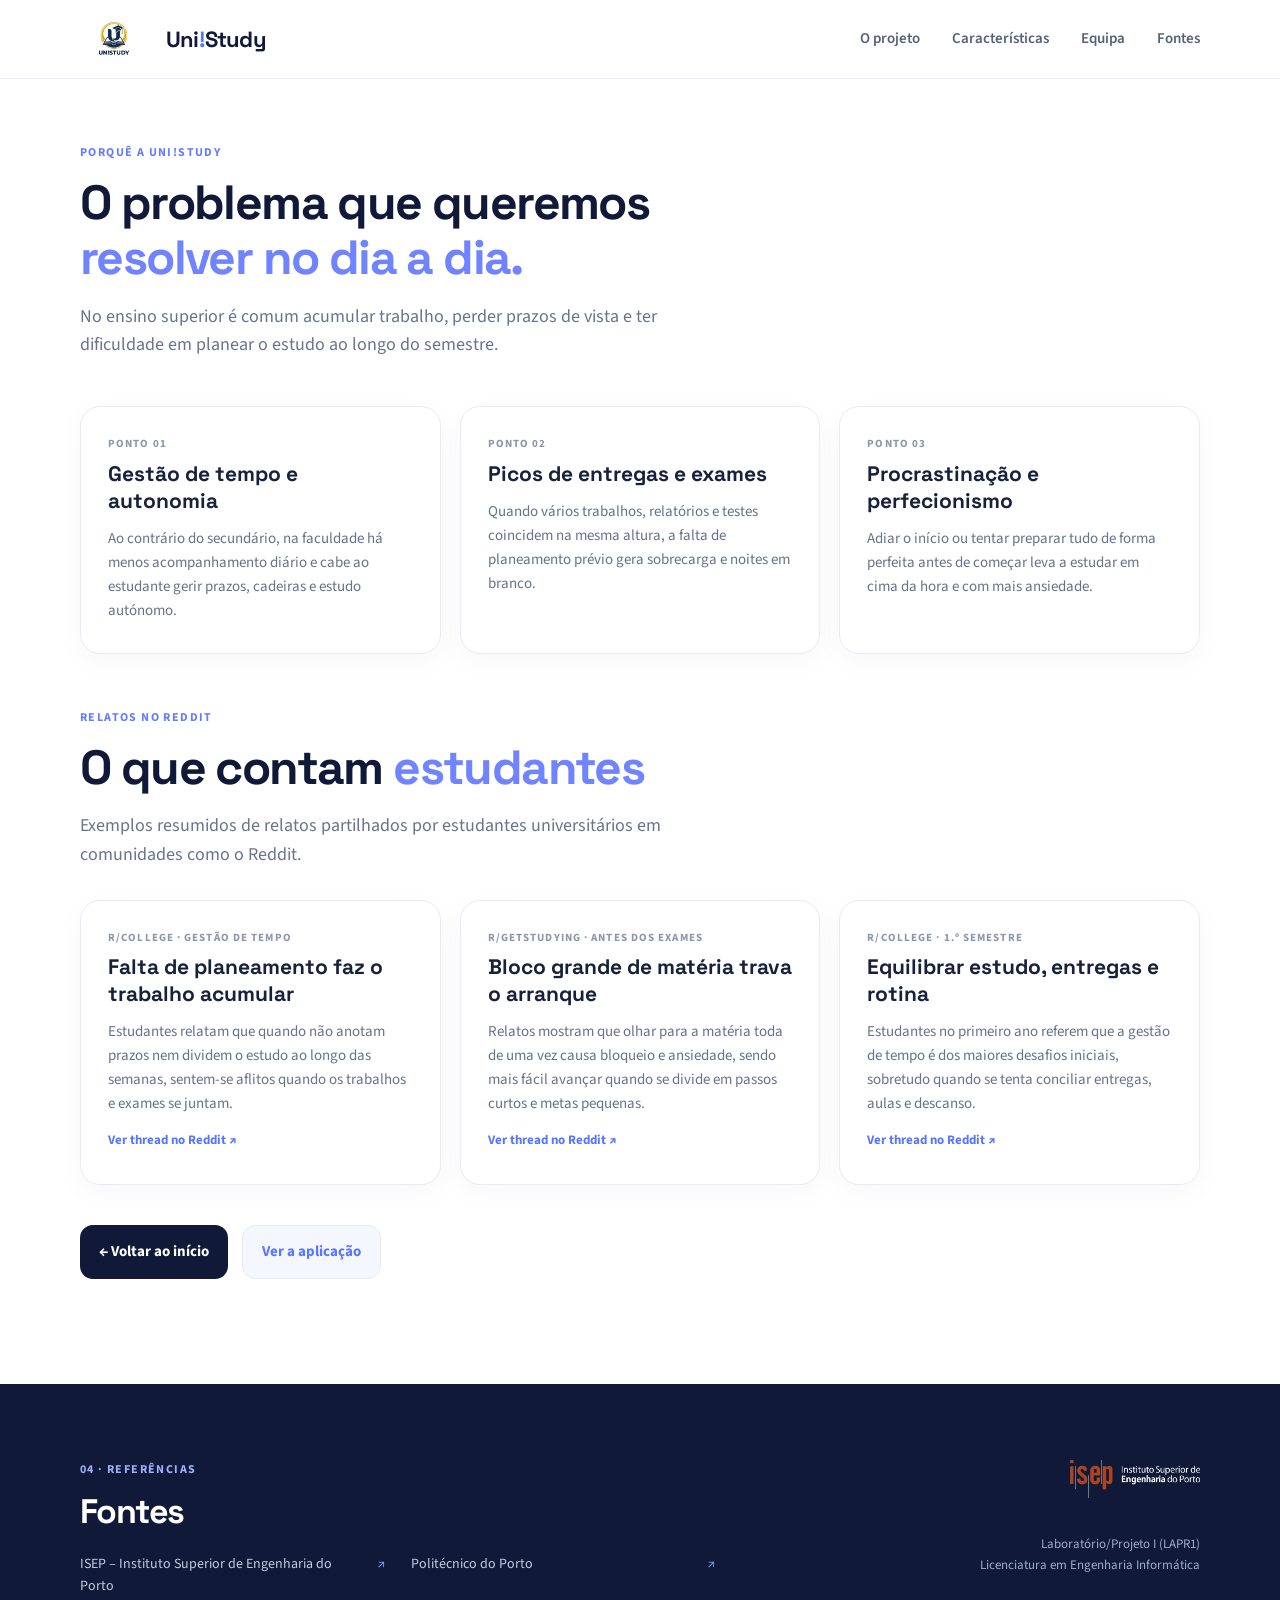
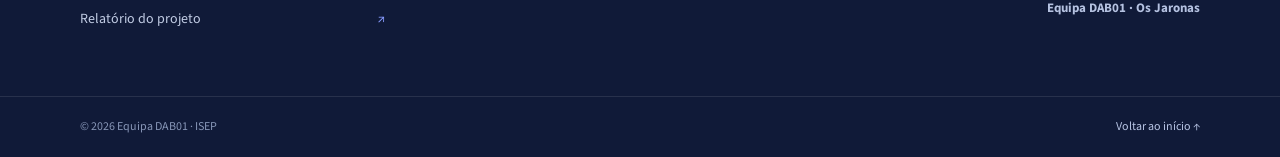
<file: porque.html>
<!DOCTYPE html>
<html lang="pt">
<head>
  <meta charset="UTF-8">
  <meta name="viewport" content="width=device-width, initial-scale=1.0">
  <title>Porquê a Uni!Study? | Dados e Testemunhos</title>
  <meta name="description" content="Porque criámos a Uni!Study: o problema da organização no ensino superior, dados e testemunhos reais.">
  <link rel="preconnect" href="https://fonts.googleapis.com">
  <link rel="preconnect" href="https://fonts.gstatic.com" crossorigin>
  <link href="https://fonts.googleapis.com/css2?family=Space+Grotesk:wght@500;600;700&family=Source+Sans+3:wght@400;600;700&display=swap" rel="stylesheet">
  <link rel="stylesheet" href="css/style.css">
</head>
<body>
  <header class="site-header">
    <div class="container header-inner">
      <a class="brand" href="index.html" aria-label="Uni!Study — início">
        <img src="images/App-logo.png" alt="Logótipo Uni!Study" class="brand-logo">
        <span class="brand-name">Uni<span>!</span>Study</span>
      </a>
      <nav aria-label="Menu principal">
        <ul class="nav-links">
          <li><a href="index.html#objetivos">O projeto</a></li>
          <li><a href="index.html#caracteristicas">Características</a></li>
          <li><a href="equipa.html">Equipa</a></li>
          <li><a href="index.html#fontes">Fontes</a></li>
        </ul>
      </nav>
    </div>
  </header>

  <main>
    <section class="section section-light" style="padding-top: 64px;">
      <div class="container">
        <div class="section-heading">
          <p class="section-kicker">Porquê a Uni!Study</p>
          <h2>O problema que queremos<br><span>resolver no dia a dia.</span></h2>
          <p class="section-lead">No ensino superior é comum acumular trabalho, perder prazos de vista e ter dificuldade em planear o estudo ao longo do semestre.</p>
        </div>

        <div class="info-grid" style="margin-bottom: 24px;">
          <article class="info-card">
            <p class="card-label">Ponto 01</p>
            <h3>Gestão de tempo e autonomia</h3>
            <p style="margin:0;color:#66718a;font-size:15px;">Ao contrário do secundário, na faculdade há menos acompanhamento diário e cabe ao estudante gerir prazos, cadeiras e estudo autónomo.</p>
          </article>
          <article class="info-card">
            <p class="card-label">Ponto 02</p>
            <h3>Picos de entregas e exames</h3>
            <p style="margin:0;color:#66718a;font-size:15px;">Quando vários trabalhos, relatórios e testes coincidem na mesma altura, a falta de planeamento prévio gera sobrecarga e noites em branco.</p>
          </article>
          <article class="info-card">
            <p class="card-label">Ponto 03</p>
            <h3>Procrastinação e perfecionismo</h3>
            <p style="margin:0;color:#66718a;font-size:15px;">Adiar o início ou tentar preparar tudo de forma perfeita antes de começar leva a estudar em cima da hora e com mais ansiedade.</p>
          </article>
        </div>

        <div class="section-heading" style="margin-top: 54px; margin-bottom: 30px;">
          <p class="section-kicker">Relatos no Reddit</p>
          <h2>O que contam <span>estudantes</span></h2>
          <p class="section-lead">Exemplos resumidos de relatos partilhados por estudantes universitários em comunidades como o Reddit.</p>
        </div>

        <div class="info-grid" style="margin-bottom: 40px;">
          <article class="info-card">
            <p class="card-label">r/college · Gestão de tempo</p>
            <h3>Falta de planeamento faz o trabalho acumular</h3>
            <p style="margin:0 0 10px;color:#66718a;font-size:15px;">Estudantes relatam que quando não anotam prazos nem dividem o estudo ao longo das semanas, sentem-se aflitos quando os trabalhos e exames se juntam.</p>
            <a href="https://www.reddit.com/r/college/comments/jvm5lc/my_fellow_students_who_were_terrible_at_time/" target="_blank" rel="noopener noreferrer" style="font-size:13px;font-weight:700;color:#5876ff;">Ver thread no Reddit ↗</a>
          </article>
          <article class="info-card">
            <p class="card-label">r/GetStudying · Antes dos exames</p>
            <h3>Bloco grande de matéria trava o arranque</h3>
            <p style="margin:0 0 10px;color:#66718a;font-size:15px;">Relatos mostram que olhar para a matéria toda de uma vez causa bloqueio e ansiedade, sendo mais fácil avançar quando se divide em passos curtos e metas pequenas.</p>
            <a href="https://www.reddit.com/r/GetStudying/comments/jd7fyf/help_i_have_13_days_until_my_first_exam_every/" target="_blank" rel="noopener noreferrer" style="font-size:13px;font-weight:700;color:#5876ff;">Ver thread no Reddit ↗</a>
          </article>
          <article class="info-card">
            <p class="card-label">r/college · 1.º semestre</p>
            <h3>Equilibrar estudo, entregas e rotina</h3>
            <p style="margin:0 0 10px;color:#66718a;font-size:15px;">Estudantes no primeiro ano referem que a gestão de tempo é dos maiores desafios iniciais, sobretudo quando se tenta conciliar entregas, aulas e descanso.</p>
            <a href="https://www.reddit.com/r/college/comments/1bdtqnf/is_it_true_that_in_college_students_are/" target="_blank" rel="noopener noreferrer" style="font-size:13px;font-weight:700;color:#5876ff;">Ver thread no Reddit ↗</a>
          </article>
        </div>

        <div style="display: flex; gap: 14px; flex-wrap: wrap;">
          <a class="button" href="index.html" style="background:#101a38;color:#fff;">← Voltar ao início</a>
          <a class="button" href="aplicacao.html" style="background:#f5f7ff;color:#5876ff;border:1px solid #e8ebf5;">Ver a aplicação</a>
        </div>
      </div>
    </section>
  </main>

  <footer class="footer">
    <div class="container footer-main footer-main-updated">
      <section class="sources-section">
        <p class="section-kicker">04 · Referências</p>
        <h2>Fontes</h2>
        <ul class="source-list">
          <li><a href="https://www.isep.ipp.pt" target="_blank" rel="noopener noreferrer">ISEP – Instituto Superior de Engenharia do Porto <span>↗</span></a></li>
          <li><a href="https://www.ipp.pt" target="_blank" rel="noopener noreferrer">Politécnico do Porto <span>↗</span></a></li>
          <li><a href="Documents/Relatorio_Sprint1.pdf" target="_blank" rel="noopener">Relatório do projeto <span>↗</span></a></li>
        </ul>
      </section>
      <div class="footer-brand"><img src="images/Isep-logo.png" alt="Logótipo ISEP" class="footer-logo"><p>Laboratório/Projeto I (LAPR1)<br>Licenciatura em Engenharia Informática</p><p class="footer-team-label">Equipa DAB01 · Os Jaronas</p></div>
    </div>
    <div class="footer-bottom"><div class="container footer-bottom-inner"><span>© 2026 Equipa DAB01 · ISEP</span><a href="index.html">Voltar ao início ↑</a></div></div>
  </footer>
</body>
</html>
</file>
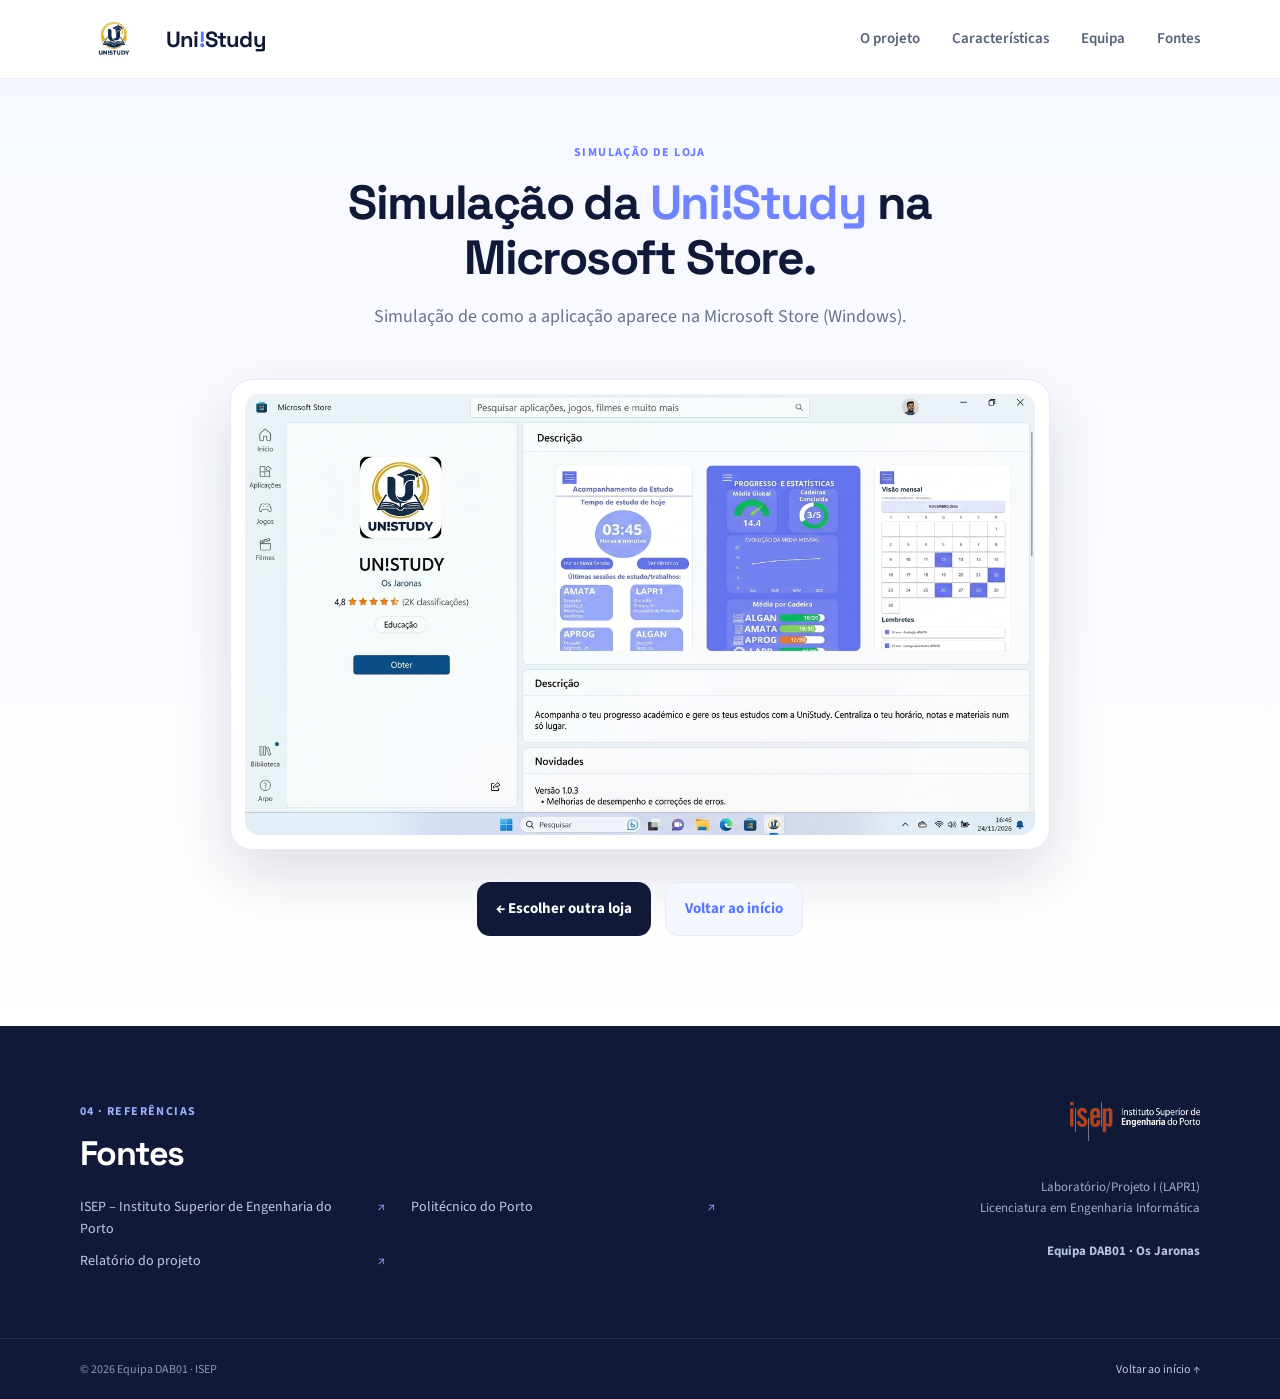
<file: windows.html>
<!DOCTYPE html>
<html lang="pt">
<head>
  <meta charset="UTF-8">
  <meta name="viewport" content="width=device-width, initial-scale=1.0">
  <title>Simulação Microsoft Store | Uni!Study</title>
  <meta name="description" content="Simulação de como a aplicação Uni!Study aparece na Microsoft Store.">
  <link rel="preconnect" href="https://fonts.googleapis.com">
  <link rel="preconnect" href="https://fonts.gstatic.com" crossorigin>
  <link href="https://fonts.googleapis.com/css2?family=Space+Grotesk:wght@500;600;700&family=Source+Sans+3:wght@400;600;700&display=swap" rel="stylesheet">
  <link rel="stylesheet" href="css/style.css">
  <style>
    .store-sim-page {
      padding: 64px 0 90px;
      background: linear-gradient(180deg, #f6f8ff 0%, #ffffff 100%);
    }

    .sim-showcase {
      max-width: 820px;
      margin: 36px auto 32px;
      background: #ffffff;
      padding: 14px;
      border-radius: 22px;
      border: 1px solid #e8ebf5;
      box-shadow: 0 24px 60px rgba(16, 26, 56, 0.14);
    }

    .sim-showcase img {
      width: 100%;
      height: auto;
      border-radius: 14px;
      display: block;
    }

    .store-footer-actions {
      display: flex;
      justify-content: center;
      gap: 14px;
      flex-wrap: wrap;
    }
  </style>
</head>
<body>
  <header class="site-header">
    <div class="container header-inner">
      <a class="brand" href="index.html" aria-label="Uni!Study — início">
        <img src="images/App-logo.png" alt="Logótipo Uni!Study" class="brand-logo">
        <span class="brand-name">Uni<span>!</span>Study</span>
      </a>
      <nav aria-label="Menu principal">
        <ul class="nav-links">
          <li><a href="index.html#objetivos">O projeto</a></li>
          <li><a href="index.html#caracteristicas">Características</a></li>
          <li><a href="equipa.html">Equipa</a></li>
          <li><a href="index.html#fontes">Fontes</a></li>
        </ul>
      </nav>
    </div>
  </header>

  <main class="store-sim-page">
    <div class="container">
      <div class="section-heading heading-center">
        <p class="section-kicker">Simulação de loja</p>
        <h2>Simulação da <span>Uni!Study</span> na Microsoft Store.</h2>
        <p class="section-lead">Simulação de como a aplicação aparece na Microsoft Store (Windows).</p>
      </div>

      <div class="sim-showcase">
        <img src="images/microsoft.jpg" alt="Simulação da Uni!Study na Microsoft Store">
      </div>

      <div class="store-footer-actions">
        <a class="button" href="download.html" style="background:#101a38;color:#fff;">← Escolher outra loja</a>
        <a class="button" href="index.html" style="background:#f5f7ff;color:#5876ff;border:1px solid #e8ebf5;">Voltar ao início</a>
      </div>
    </div>
  </main>

  <footer class="footer">
    <div class="container footer-main footer-main-updated">
      <section class="sources-section">
        <p class="section-kicker">04 · Referências</p>
        <h2>Fontes</h2>
        <ul class="source-list">
          <li><a href="https://www.isep.ipp.pt" target="_blank" rel="noopener noreferrer">ISEP – Instituto Superior de Engenharia do Porto <span>↗</span></a></li>
          <li><a href="https://www.ipp.pt" target="_blank" rel="noopener noreferrer">Politécnico do Porto <span>↗</span></a></li>
          <li><a href="Documents/Relatorio_Sprint1.pdf" target="_blank" rel="noopener">Relatório do projeto <span>↗</span></a></li>
        </ul>
      </section>
      <div class="footer-brand"><img src="images/Isep-logo.png" alt="Logótipo ISEP" class="footer-logo"><p>Laboratório/Projeto I (LAPR1)<br>Licenciatura em Engenharia Informática</p><p class="footer-team-label">Equipa DAB01 · Os Jaronas</p></div>
    </div>
    <div class="footer-bottom"><div class="container footer-bottom-inner"><span>© 2026 Equipa DAB01 · ISEP</span><a href="index.html">Voltar ao início ↑</a></div></div>
  </footer>
</body>
</html>
</file>
<file: css/style.css>
:root{--navy:#101a38;--navy-2:#18264b;--blue:#5876ff;--violet:#8a67f5;--ink:#18213c;--muted:#68738c;--pale:#f5f7ff;--white:#fff;--line:#e8ebf5;--font-heading:'Space Grotesk',sans-serif;--font-body:'Source Sans 3',sans-serif}
*{box-sizing:border-box}html{scroll-behavior:smooth;scroll-padding-top:90px}body{margin:0;font-family:var(--font-body);color:var(--ink);background:#fff;font-size:17px;line-height:1.6;overflow-x:hidden}a{color:inherit;text-decoration:none}.container{width:min(1120px,calc(100% - 48px));margin-inline:auto}
.site-header{position:sticky;top:0;z-index:50;background:rgba(255,255,255,.92);backdrop-filter:blur(14px);border-bottom:1px solid rgba(230,234,245,.75)}.header-inner{height:78px;display:flex;align-items:center;justify-content:space-between;gap:26px}.brand{display:flex;align-items:center;gap:18px}.brand-logo{width:68px!important;height:68px!important;max-width:none!important;max-height:none!important;object-fit:contain!important;transform:scale(2)!important;transform-origin:center;display:block}.brand-name{font:700 22px var(--font-heading);letter-spacing:-.8px;color:var(--navy)}.brand-name span{color:var(--blue)}.nav-links{display:flex;align-items:center;gap:32px;list-style:none;margin:0;padding:0}.nav-links a{font-weight:600;font-size:15px;color:#56617a;transition:color .2s}.nav-links a:hover{color:var(--blue)}.header-cta{background:var(--pale);color:var(--blue);font-weight:700;padding:10px 17px;border-radius:12px;font-size:14px;transition:.2s}.header-cta:hover{background:#e9edff;transform:translateY(-1px)}
.hero{position:relative;overflow:hidden;background:radial-gradient(ellipse at 80% 20%,#263b70 0,transparent 42%),linear-gradient(120deg,#101a38,#15254b 75%,#1b2c56);color:#fff;min-height:620px;max-height:740px}.hero-grid{position:relative;z-index:2;display:grid;grid-template-columns:minmax(0,1fr) minmax(0,1fr);align-items:center;gap:50px;padding-top:70px;padding-bottom:60px}.hero-copy{max-width:540px;min-width:0}.eyebrow{display:flex;align-items:center;gap:10px;color:#bdcaff;font-weight:700;font-size:13px;letter-spacing:1.1px;text-transform:uppercase}.eyebrow-dot{width:8px;height:8px;background:#88a0ff;border-radius:50%;box-shadow:0 0 14px #88a0ff}.hero h1{font:700 clamp(44px,5.4vw,68px)/1.08 var(--font-heading);letter-spacing:-2.8px;margin:22px 0}.hero h1 span{color:#9eafff}.hero-description{font-size:19px;color:#c9d2e9;max-width:475px;line-height:1.65}.hero-actions{display:flex;flex-wrap:wrap;align-items:center;gap:14px;margin-top:30px}.button{display:inline-flex;align-items:center;gap:13px;border-radius:13px;padding:14px 19px;font-weight:700;font-size:15px;transition:transform .2s,box-shadow .2s}.button:hover{transform:translateY(-2px)}.button-primary{color:#18213c;background:#fff;box-shadow:0 10px 24px rgba(0,0,0,.13)}.button-primary:hover{box-shadow:0 13px 30px rgba(0,0,0,.2)}.button-quiet{color:#d4dcf2;border:1px solid rgba(255,255,255,.2)}.button-quiet:hover{background:rgba(255,255,255,.08)}.hero-note{margin-top:27px;color:#aebde0;font-size:14px;display:flex;align-items:center;gap:9px}.note-icon{color:#a6b5ff}.hero-art{position:relative;height:400px;min-width:0;display:flex;align-items:center;justify-content:center}.hero-photo-card{position:relative!important;z-index:2!important;width:auto!important;max-width:100%!important;height:auto!important;max-height:360px!important;border-radius:0!important;overflow:visible!important;background:transparent!important;border:none!important;box-shadow:none!important;transform:rotate(2.5deg)!important}.hero-photo-card img{width:auto!important;height:auto!important;max-width:100%!important;max-height:360px!important;border-radius:0!important;object-fit:contain!important;display:block!important;box-shadow:none!important;border:none!important;background:transparent!important}.floating-chip{position:absolute;z-index:3;display:flex;align-items:center;gap:8px;background:#fff;color:#273454;padding:11px 15px;border-radius:13px;font-size:12px;font-weight:700;box-shadow:0 14px 30px rgba(0,0,0,.18)}.chip-top{top:18px;right:12px}.chip-bottom{bottom:18px;left:12px}.chip-icon{width:22px;height:22px;border-radius:7px;display:grid;place-items:center;background:#e7edff;color:#5574ff}.purple-chip{background:#f0eaff;color:#926df4}.art-orbit{position:absolute;border:1px solid rgba(153,174,255,.16);border-radius:50%}.orbit-a{width:410px;height:410px}.orbit-b{width:320px;height:320px;border-style:dashed}.hero-glow{position:absolute;border-radius:50%;filter:blur(2px);pointer-events:none}.glow-one{width:320px;height:320px;background:rgba(104,118,255,.12);top:-130px;left:25%}.glow-two{width:280px;height:280px;background:rgba(144,104,255,.1);bottom:-140px;right:5%}.hero-bottom{border-top:1px solid rgba(255,255,255,.1);position:relative;z-index:2}.hero-bottom-inner{height:55px;display:flex;justify-content:space-between;align-items:center;color:#9eafd2;font-size:12px}.scroll-hint{display:flex;gap:8px;align-items:center}
.section{padding:105px 0}.section-light{background:#fff}.section-heading{max-width:640px;margin-bottom:46px}.section-kicker{font-size:12px;letter-spacing:1.4px;text-transform:uppercase;font-weight:700;color:#647cff;margin:0 0 13px}.section-heading h2,.footer h2{font:700 clamp(34px,4vw,48px)/1.15 var(--font-heading);letter-spacing:-1.6px;margin:0;color:var(--navy)}.section-heading h2 span{color:#7084ff}.section-lead{color:var(--muted);font-size:18px;max-width:600px;margin:17px 0 0}.info-grid{display:grid;grid-template-columns:repeat(3,1fr);gap:19px}.info-card{padding:28px 27px 30px;border:1px solid var(--line);border-radius:20px;background:#fff;box-shadow:0 8px 30px rgba(25,40,85,.035);transition:transform .25s,box-shadow .25s}.info-card:hover{transform:translateY(-5px);box-shadow:0 17px 38px rgba(25,40,85,.09)}.card-icon{width:46px;height:46px;display:grid;place-items:center;border-radius:14px;font-size:22px;margin-bottom:22px}.icon-blue{background:#eaf0ff;color:#5c78ff}.icon-violet{background:#f0eaff;color:#956ff5}.icon-teal{background:#e4f8f5;color:#39a99c}.card-label{font-size:11px;letter-spacing:1.1px;text-transform:uppercase;font-weight:700;color:#8b95ab;margin:0 0 7px}.info-card h3{font:700 21px var(--font-heading);margin:0 0 13px}.info-card ul{padding-left:19px;margin:0;color:#66718a;font-size:15px}.info-card li+li{margin-top:10px}.info-card li::marker{color:#7185ff}
.features-section{background:linear-gradient(180deg,#f6f8ff,#f1f4ff);position:relative}.heading-center{text-align:center;margin-inline:auto;max-width:720px;margin-bottom:48px}.heading-center .section-lead{margin-inline:auto}.features-grid{display:grid;grid-template-columns:repeat(4,1fr);gap:17px}.feature-card{background:#fff;border:1px solid #e9edfb;border-radius:19px;padding:27px 23px;box-shadow:0 7px 25px rgba(37,53,111,.035);transition:transform .25s,box-shadow .25s}.feature-card:hover{transform:translateY(-5px);box-shadow:0 15px 32px rgba(37,53,111,.09)}.feature-icon{width:48px;height:48px;display:grid;place-items:center;border-radius:15px;background:linear-gradient(135deg,#e9edff,#f3edff);color:#6178ff;font-size:24px;margin-bottom:21px}.feature-card h3{font:700 19px var(--font-heading);margin:0 0 9px}.feature-card p{margin:0;color:#69748b;font-size:15px}.audience-banner{margin-top:24px;border-radius:22px;padding:30px 35px;display:flex;align-items:center;gap:24px;background:linear-gradient(115deg,#18264b,#293d75);color:white;position:relative;overflow:hidden}.audience-symbol{width:54px;height:54px;border-radius:16px;background:rgba(255,255,255,.1);display:grid;place-items:center;font-size:24px;color:#aebaff;flex-shrink:0}.audience-banner .card-label{color:#aebce0}.audience-banner h3{font:700 23px var(--font-heading);margin:0 0 6px}.audience-banner p:last-child{margin:0;color:#c4cde3;font-size:15px;max-width:700px}.audience-decoration{margin-left:auto;font:700 32px/.9 var(--font-heading);color:rgba(255,255,255,.1);transform:rotate(-8deg);white-space:nowrap}.audience-decoration span{font-size:22px}
.footer{background:#101a38;color:#fff}.footer-main{padding:76px 0 64px;display:grid;grid-template-columns:1.2fr 1fr .8fr;gap:60px}.footer .section-kicker{color:#9eafff}.footer h2{font-size:34px;color:#fff}.footer-intro{color:#aeb9d4;margin:13px 0 24px;font-size:15px}.team-list,.source-list{list-style:none;padding:0;margin:0}.team-list li{display:flex;align-items:center;gap:11px;padding:10px 0;border-bottom:1px solid rgba(255,255,255,.09)}.team-avatar{width:33px;height:33px;border-radius:11px;display:grid;place-items:center;background:#253765;color:#b6c4ff;font-size:11px;font-weight:700}.team-name{font-weight:600;font-size:14px}.team-number{margin-left:auto;color:#8695b8;font-size:12px}.sources-section h2{margin-bottom:22px}.source-list li+li{margin-top:12px}.source-list a{display:flex;justify-content:space-between;gap:15px;color:#c0cbe3;font-size:14px;transition:color .2s}.source-list a:hover{color:white}.source-list span{color:#879bff}.footer-brand{align-self:end;text-align:right}.footer-logo{width:130px;max-height:70px;object-fit:contain;margin-bottom:14px}.footer-brand p{font-size:13px;line-height:1.6;color:#9eaccb}.footer-bottom{border-top:1px solid rgba(255,255,255,.1)}.footer-bottom-inner{height:60px;display:flex;align-items:center;justify-content:space-between;font-size:12px;color:#8796b7}.footer-bottom a{color:#b7c4e4;transition:color .2s}.footer-bottom a:hover{color:#fff}
@media(max-width:950px){.nav-links{gap:18px}.hero-grid{gap:25px}.hero h1{font-size:55px}.hero-photo-card,.hero-photo-card img{max-height:320px!important}.hero-art{height:360px}.info-grid{gap:13px}.info-card{padding:23px 20px}.features-grid{grid-template-columns:repeat(2,1fr)}.footer-main{gap:35px}}
@media(max-width:720px){.hero{max-height:none}.header-inner{height:auto;min-height:72px;flex-wrap:wrap;padding:13px 0}.brand-logo{width:56px!important;height:56px!important;transform:scale(1.8)!important}.nav-links{order:3;width:100%;justify-content:center;gap:22px;padding:7px 0 3px}.nav-links a{font-size:13px}.header-cta{font-size:13px}.hero-grid{grid-template-columns:1fr;padding-top:50px;padding-bottom:44px}.hero-copy{margin-inline:auto;text-align:center}.eyebrow,.hero-actions,.hero-note{justify-content:center}.hero h1{font-size:clamp(43px,10vw,60px)}.hero-description{margin-inline:auto;font-size:17px}.hero-art{height:340px;margin-top:8px}.hero-photo-card,.hero-photo-card img{max-height:300px!important}.chip-top{right:8px}.chip-bottom{left:8px}.hero-bottom-inner{font-size:11px}.section{padding:75px 0}.section-heading h2{font-size:39px}.section-lead{font-size:16px}.info-grid{grid-template-columns:1fr}.info-card{padding:25px}.heading-center{margin-bottom:34px}.audience-banner{padding:24px;gap:15px}.audience-decoration{display:none}.footer-main{grid-template-columns:1fr;gap:40px;padding:60px 0}.footer-brand{text-align:left;align-self:auto}.footer-logo{margin-bottom:8px}.footer-bottom-inner{height:auto;min-height:60px;gap:12px;padding:15px 0}}
@media(max-width:420px){.container{width:calc(100% - 30px)}.brand-name{font-size:19px}.brand-logo{width:50px!important;height:50px!important;transform:scale(1.75)!important}.header-cta{padding:9px 12px}.nav-links{gap:15px}.nav-links a{font-size:12px}.hero h1{letter-spacing:-1.8px}.hero-actions{flex-direction:column}.button{width:100%;justify-content:center}.hero-art{height:310px}.hero-photo-card,.hero-photo-card img{max-height:270px!important}.floating-chip{font-size:11px;padding:9px 11px}.chip-bottom{bottom:10px}.chip-top{top:10px}.orbit-a{width:320px;height:320px}.orbit-b{width:250px;height:250px}.features-grid{grid-template-columns:1fr}.feature-card{padding:24px}.audience-banner{align-items:flex-start}.audience-symbol{width:43px;height:43px;font-size:20px}}
@media(prefers-reduced-motion:reduce){html{scroll-behavior:auto}*,*::before,*::after{transition:none!important}}

/* Inspiration update: editorial team cards, bold contrast and a more visual rhythm */
.team-showcase{padding:100px 0 92px;background:#11162b;color:#fff;position:relative;overflow:hidden}.team-showcase:before{content:"";position:absolute;width:680px;height:680px;border:1px solid rgba(132,151,255,.12);border-radius:50%;left:-370px;top:-310px;pointer-events:none}.team-showcase:after{content:"U!";position:absolute;right:-35px;bottom:-100px;font:700 330px/.8 var(--font-heading);letter-spacing:-30px;color:rgba(255,255,255,.025);pointer-events:none}.team-heading{display:flex;align-items:end;justify-content:space-between;gap:35px;margin-bottom:42px;position:relative;z-index:1}.team-heading h2{font:700 clamp(36px,4.5vw,54px)/1.05 var(--font-heading);letter-spacing:-2px;margin:0;color:#fff}.team-heading h2 span{color:#8fa0ff}.team-heading>p{max-width:380px;margin:0 0 4px;color:#aab4d2;font-size:16px}.team-cards{display:grid;grid-template-columns:repeat(4,1fr);gap:18px;position:relative;z-index:1}.member-card{border:1px solid rgba(255,255,255,.11);background:rgba(255,255,255,.035);border-radius:19px;overflow:hidden;transition:transform .28s,border-color .28s,background .28s}.member-card:hover{transform:translateY(-8px);border-color:rgba(255,255,255,.3);background:rgba(255,255,255,.07)}.member-art{height:245px;position:relative;overflow:hidden;display:grid;place-items:center}.member-blue .member-art{background:linear-gradient(145deg,#243b76,#607cff)}.member-violet .member-art{background:linear-gradient(145deg,#46316f,#9a79f4)}.member-orange .member-art{background:linear-gradient(145deg,#763c34,#f0a56d)}.member-teal .member-art{background:linear-gradient(145deg,#1f5e61,#56c4b3)}.member-shape{position:absolute;border:1px solid rgba(255,255,255,.26);border-radius:50%;transition:transform .5s}.member-card:hover .member-shape{transform:scale(1.14) rotate(15deg)}.shape-one{width:240px;height:240px;left:-50px;top:25px}.shape-two{width:190px;height:190px;right:-35px;top:10px;border-style:dashed}.shape-three{width:260px;height:260px;right:-90px;bottom:-70px}.shape-four{width:190px;height:190px;left:-40px;bottom:-40px}.member-initials{font:700 clamp(65px,7vw,100px)/1 var(--font-heading);letter-spacing:-8px;color:rgba(255,255,255,.92);text-shadow:0 12px 30px rgba(0,0,0,.13);z-index:1}.member-tag{position:absolute;top:16px;left:16px;border:1px solid rgba(255,255,255,.3);background:rgba(10,15,30,.13);backdrop-filter:blur(6px);padding:6px 9px;border-radius:20px;font-size:10px;font-weight:700;letter-spacing:1px;color:#fff}.member-info{padding:19px 19px 20px;display:flex;align-items:center;justify-content:space-between;gap:12px}.member-info h3{margin:0;font:700 16px var(--font-heading);color:#fff}.member-info>span{font-size:11px;color:#a8b2d1;white-space:nowrap}.team-footnote{display:flex;align-items:center;gap:12px;margin-top:30px;color:#8995b9;font-size:12px;position:relative;z-index:1}.team-footnote-mark{width:30px;height:30px;display:grid;place-items:center;background:#657bff;border-radius:9px;font:700 12px var(--font-heading);color:#fff}.footer-main-updated{grid-template-columns:1.2fr .8fr}.footer-main-updated .source-list{display:grid;grid-template-columns:1fr 1fr;gap:10px 25px}.footer-main-updated .source-list li+li{margin-top:0}.footer-team-label{margin-top:22px!important;color:#b5c2e1!important;font-weight:700}
@media(max-width:950px){.team-cards{grid-template-columns:repeat(2,1fr)}.member-art{height:220px}.footer-main-updated{grid-template-columns:1fr .7fr}}
@media(max-width:720px){.team-showcase{padding:75px 0}.team-heading{display:block}.team-heading>p{margin-top:18px}.team-cards{gap:13px}.member-art{height:190px}.member-info{display:block;padding:16px}.member-info h3{font-size:15px}.member-info>span{display:block;margin-top:6px}.footer-main-updated{grid-template-columns:1fr}.footer-main-updated .source-list{grid-template-columns:1fr}}
@media(max-width:420px){.team-cards{grid-template-columns:1fr 1fr}.member-art{height:155px}.member-initials{font-size:68px}.member-info h3{font-size:14px}.member-tag{font-size:9px;padding:5px 7px}.team-footnote{align-items:flex-start}}

/* Secção da equipa — apresentação minimalista inspirada na referência Webcomum */
.team-showcase{background:#f4f4f4;color:#17243a;padding:76px 0 70px;overflow:hidden}
.team-showcase:before,.team-showcase:after{display:none}
.team-heading-simple{display:block;text-align:center;margin:0 0 54px}
.team-heading-simple>div{width:100%}
.team-heading-simple .section-kicker{color:#788397;margin-bottom:12px}
.team-heading-simple h2{font:700 clamp(34px,4vw,46px)/1.1 var(--font-heading);letter-spacing:-1.5px;color:#17243a;margin:0}
.team-heading-simple h2 span{color:#536df2}
.team-cards-simple{display:grid;grid-template-columns:repeat(4,minmax(0,1fr));gap:34px;max-width:900px;margin:0 auto;position:relative;z-index:1}
.member-card-simple{background:transparent;border:0;border-radius:0;box-shadow:none;text-align:center;padding:0;transition:transform .25s ease}
.member-card-simple:hover{transform:translateY(-5px);background:transparent;border:0}
.member-photo-placeholder{width:112px;height:112px;margin:0 auto 16px;border-radius:12px;background:linear-gradient(145deg,#e0e5ee,#cbd3e1);box-shadow:0 5px 16px rgba(20,35,60,.18);display:grid;place-items:center;overflow:hidden;position:relative}
.member-photo-placeholder:before,.member-photo-placeholder:after{display:none}
.member-photo-placeholder img{width:100%;height:100%;object-fit:cover;object-position:top;display:block}
.member-photo-placeholder img.photo-joao{object-position:65% 0%;transform:translateY(-38px)}
.member-card-simple h3{font:700 17px var(--font-heading);color:#17243a;margin:0 0 5px}
.member-card-simple p{font-size:13px;color:#7b8495;margin:0 0 6px;letter-spacing:.3px}
.member-email{display:inline-block;font-size:12px;font-weight:600;color:#536df2;word-break:break-word;transition:color .2s}
.member-email:hover{color:#17243a;text-decoration:underline}
.team-caption{text-align:center;color:#8992a1;font-size:12px;margin:48px 0 0}
@media(max-width:720px){.team-showcase{padding:65px 0}.team-heading-simple{margin-bottom:38px}.team-cards-simple{grid-template-columns:repeat(2,minmax(0,1fr));gap:34px 18px}.member-photo-placeholder{width:104px;height:104px}.team-caption{margin-top:38px}}
@media(max-width:380px){.team-cards-simple{gap:30px 10px}.member-card-simple h3{font-size:15px}.member-photo-placeholder{width:94px;height:94px}}
</file>
<file: css/aplicacao.css>
:root{--navy:#101a38;--navy-2:#18264b;--blue:#5876ff;--violet:#8a67f5;--ink:#18213c;--muted:#68738c;--pale:#f5f7ff;--white:#fff;--line:#e8ebf5;--font-heading:'Space Grotesk',sans-serif;--font-body:'Source Sans 3',sans-serif}
*{box-sizing:border-box}html{scroll-behavior:smooth;scroll-padding-top:90px}body{margin:0;font-family:var(--font-body);color:var(--ink);background:#fff;font-size:17px;line-height:1.6;overflow-x:hidden}a{color:inherit;text-decoration:none}.container{width:min(1120px,calc(100% - 48px));margin-inline:auto}
.site-header{position:sticky;top:0;z-index:50;background:rgba(255,255,255,.92);backdrop-filter:blur(14px);border-bottom:1px solid rgba(230,234,245,.75)}.header-inner{height:78px;display:flex;align-items:center;justify-content:space-between;gap:26px}.brand{display:flex;align-items:center;gap:10px;font:700 22px var(--font-heading);letter-spacing:-.8px;color:var(--navy)}.brand-mark{width:34px;height:34px;border-radius:10px;display:grid;place-items:center;background:linear-gradient(135deg,var(--blue),var(--violet));color:#fff;font-size:15px}.site-header nav{display:flex;align-items:center;gap:28px}.site-header nav a{font-weight:600;font-size:15px;color:#56617a;transition:color .2s}.site-header nav a:hover{color:var(--blue)}
.hero{position:relative;overflow:hidden;background:radial-gradient(ellipse at 80% 20%,#263b70 0,transparent 42%),linear-gradient(120deg,#101a38,#15254b 75%,#1b2c56);color:#fff;min-height:620px;max-height:740px}.hero-grid{position:relative;z-index:2;display:grid;grid-template-columns:minmax(0,1fr) minmax(0,1fr);align-items:center;gap:50px;padding-top:70px;padding-bottom:60px}.hero-copy{max-width:540px;min-width:0}.eyebrow{display:flex;align-items:center;gap:10px;color:#bdcaff;font-weight:700;font-size:13px;letter-spacing:1.1px;text-transform:uppercase}.eyebrow span{width:8px;height:8px;background:#88a0ff;border-radius:50%;box-shadow:0 0 14px #88a0ff}.eyebrow-dark{color:#647cff}.eyebrow-dark span{display:none}.hero h1{font:700 clamp(44px,5.4vw,68px)/1.08 var(--font-heading);letter-spacing:-2.8px;margin:22px 0}.hero h1 em,.section-heading h2 em,.intro-section h2 em,.how-section h2 em,.closing-section h2 em{font-style:normal;color:#9eafff}.section-heading h2 em,.intro-section h2 em{color:#7084ff}.hero-description{font-size:19px;color:#c9d2e9;max-width:475px;line-height:1.65}.button{display:inline-flex;align-items:center;gap:12px;border-radius:13px;padding:14px 19px;font-weight:700;font-size:15px;margin-top:26px;transition:transform .2s,box-shadow .2s}.button:hover{transform:translateY(-2px)}.button-light{color:#18213c;background:#fff;box-shadow:0 10px 24px rgba(0,0,0,.13)}.button-light:hover{box-shadow:0 13px 30px rgba(0,0,0,.2)}.hero-note{margin-top:26px;color:#aebde0;font-size:14px;display:flex;align-items:center;gap:10px}.note-line{width:22px;height:2px;background:#88a0ff;display:inline-block}.hero-visual{position:relative;height:400px;min-width:0;display:flex;align-items:center;justify-content:center}.floating-label{position:absolute;z-index:3;bottom:18px;left:12px;display:flex;align-items:center;gap:8px;background:#fff;color:#273454;padding:11px 15px;border-radius:13px;font-size:12px;font-weight:700;box-shadow:0 14px 30px rgba(0,0,0,.18)}.floating-dot{width:8px;height:8px;border-radius:50%;background:#5876ff}.hero-orbit{position:absolute;border:1px solid rgba(153,174,255,.16);border-radius:50%}.orbit-a{width:410px;height:410px}.orbit-b{width:320px;height:320px;border-style:dashed}.hero-glow{position:absolute;border-radius:50%;filter:blur(2px);pointer-events:none}.glow-one{width:320px;height:320px;background:rgba(104,118,255,.12);top:-130px;left:25%}.glow-two{width:280px;height:280px;background:rgba(144,104,255,.1);bottom:-140px;right:5%}.hero-bottom{border-top:1px solid rgba(255,255,255,.1);position:relative;z-index:2}.hero-bottom .container{height:55px;display:flex;justify-content:space-between;align-items:center;color:#9eafd2;font-size:12px}

.app-print-card{position:relative!important;z-index:2!important;width:auto!important;max-width:100%!important;height:auto!important;max-height:360px!important;border-radius:18px!important;overflow:hidden!important;background:transparent!important;border:none!important;box-shadow:0 22px 60px rgba(4,10,29,.42)!important;transform:rotate(2.5deg)!important}
.app-print-card img{width:auto!important;height:auto!important;max-width:100%!important;max-height:360px!important;border-radius:18px!important;object-fit:contain!important;display:block!important}

/* Só a imagem1 no hero sem sombra nem arredondado */
.hero-visual .app-print-card,.hero-visual .app-print-card img{border-radius:0!important;box-shadow:none!important;background:transparent!important}
.hero-visual .app-print-card{overflow:visible!important}

.section{padding:95px 0}.intro-section{background:#fff}.intro-grid{display:grid;grid-template-columns:minmax(0,1fr) minmax(0,1.2fr);gap:40px;align-items:center}.intro-section h2,.section-heading h2,.how-section h2,.closing-section h2{font:700 clamp(34px,4vw,48px)/1.15 var(--font-heading);letter-spacing:-1.6px;margin:0;color:var(--navy)}.intro-text p{margin:0;color:var(--muted);font-size:18px}
.feature-section{background:linear-gradient(180deg,#f6f8ff,#f1f4ff)}.section-heading{display:flex;justify-content:space-between;align-items:end;gap:30px;margin-bottom:54px}.section-heading>p{margin:0;color:var(--muted);font-size:17px}
.feature-row{display:grid;grid-template-columns:minmax(0,1fr) minmax(0,1.15fr);gap:50px;align-items:center;margin-bottom:76px}.feature-row:last-child{margin-bottom:0}.feature-row.reverse .feature-copy{order:2}.feature-row.reverse .feature-image{order:1}.feature-number{font:700 13px var(--font-heading);color:var(--blue);letter-spacing:1.2px}.feature-label{font-size:11px;letter-spacing:1.2px;text-transform:uppercase;font-weight:700;color:#8b95ab;margin:6px 0 8px}.feature-copy h3{font:700 28px/1.18 var(--font-heading);margin:0 0 12px;color:var(--navy)}.feature-copy p{margin:0 0 18px;color:var(--muted)}.feature-chip{display:inline-block;padding:7px 13px;border-radius:999px;background:#e7edff;color:#5574ff;font-size:12px;font-weight:700}
.feature-image{position:relative;min-height:380px;min-width:0;display:flex;flex-wrap:wrap;gap:18px;align-items:center;justify-content:center}.feature-image .app-print-card{box-shadow:0 18px 45px rgba(25,40,85,.14)!important;border-radius:18px!important;overflow:hidden!important;max-height:310px!important}.feature-image .app-print-card img{max-height:310px!important;border-radius:18px!important}.feature-image .app-print-card:nth-child(2){transform:rotate(-2deg)!important}.image-index{position:absolute;bottom:8px;right:12px;z-index:3;font:700 11px var(--font-heading);letter-spacing:1.2px;color:#68738c;background:rgba(255,255,255,.9);padding:5px 10px;border-radius:8px}

.how-section{background:#101a38;color:#fff}.how-section h2{color:#fff}.steps{display:grid;grid-template-columns:repeat(3,minmax(0,1fr));gap:22px;margin-top:42px}.steps article{background:rgba(255,255,255,.04);border:1px solid rgba(255,255,255,.11);border-radius:19px;padding:28px}.steps article span{font:700 13px var(--font-heading);color:#9eafff}.steps article h3{font:700 22px var(--font-heading);margin:10px 0 8px}.steps article p{margin:0;color:#c4cde3;font-size:15px}
.closing-section{padding:72px 0;background:linear-gradient(115deg,#18264b,#293d75);color:#fff}.closing-section h2{color:#fff}.closing-inner{display:flex;align-items:center;justify-content:space-between;gap:24px;flex-wrap:wrap}
.footer{background:#101a38;color:#fff;border-top:1px solid rgba(255,255,255,.1)}.footer-inner{height:76px;display:flex;align-items:center;justify-content:space-between;gap:20px;font-size:13px;color:#9eafd2}.footer-brand{color:#fff}

@media(max-width:720px){.hero{max-height:none}.site-header nav{gap:16px}.site-header nav a{font-size:13px}.hero-grid,.intro-grid,.feature-row,.steps{grid-template-columns:1fr}.feature-row.reverse .feature-copy,.feature-row.reverse .feature-image{order:0}.hero-visual,.feature-image{height:auto;min-height:320px}.app-print-card,.app-print-card img,.feature-image .app-print-card,.feature-image .app-print-card img{max-height:260px!important}.section-heading{display:block}.section-heading>p{margin-top:14px}.footer-inner{height:auto;flex-wrap:wrap;padding:18px 0}}
@media(max-width:420px){.container{width:calc(100% - 30px)}.hero-visual,.feature-image{min-height:280px}.app-print-card,.app-print-card img,.feature-image .app-print-card,.feature-image .app-print-card img{max-height:230px!important}}
</file>
